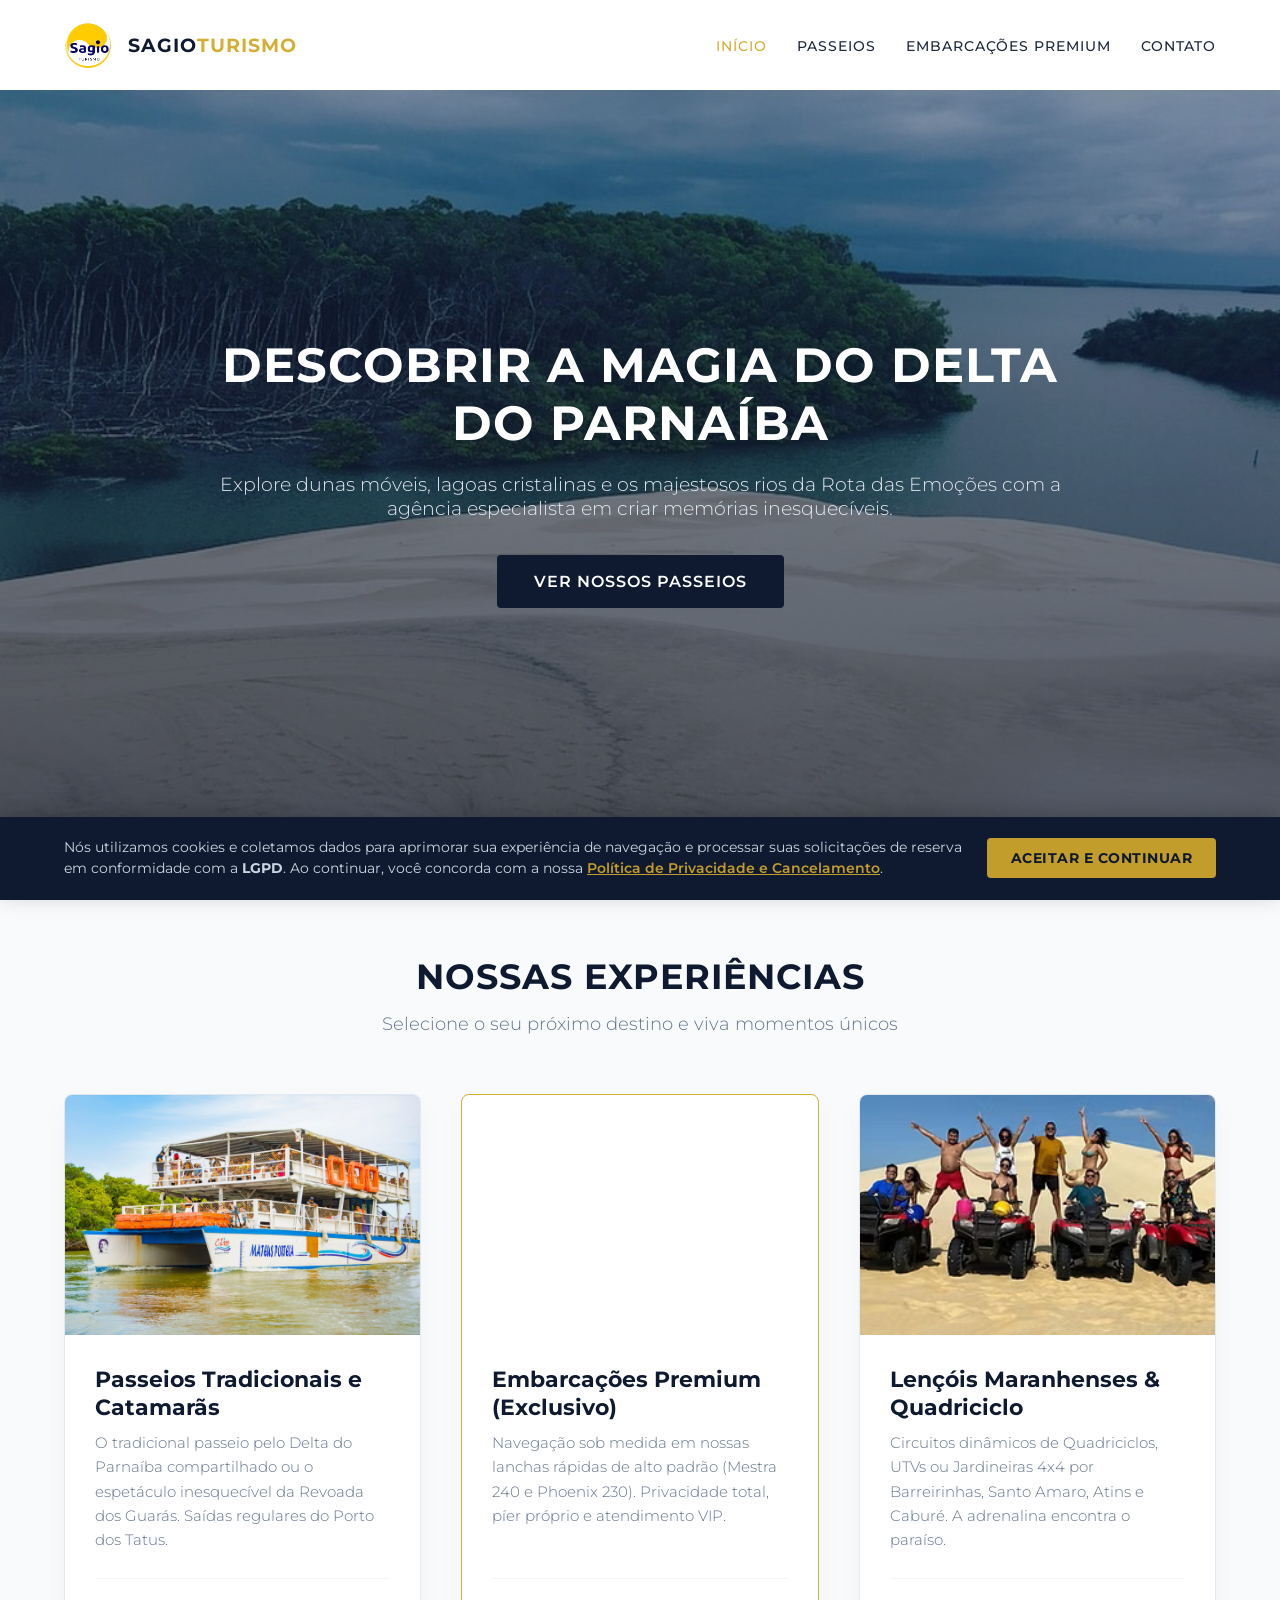
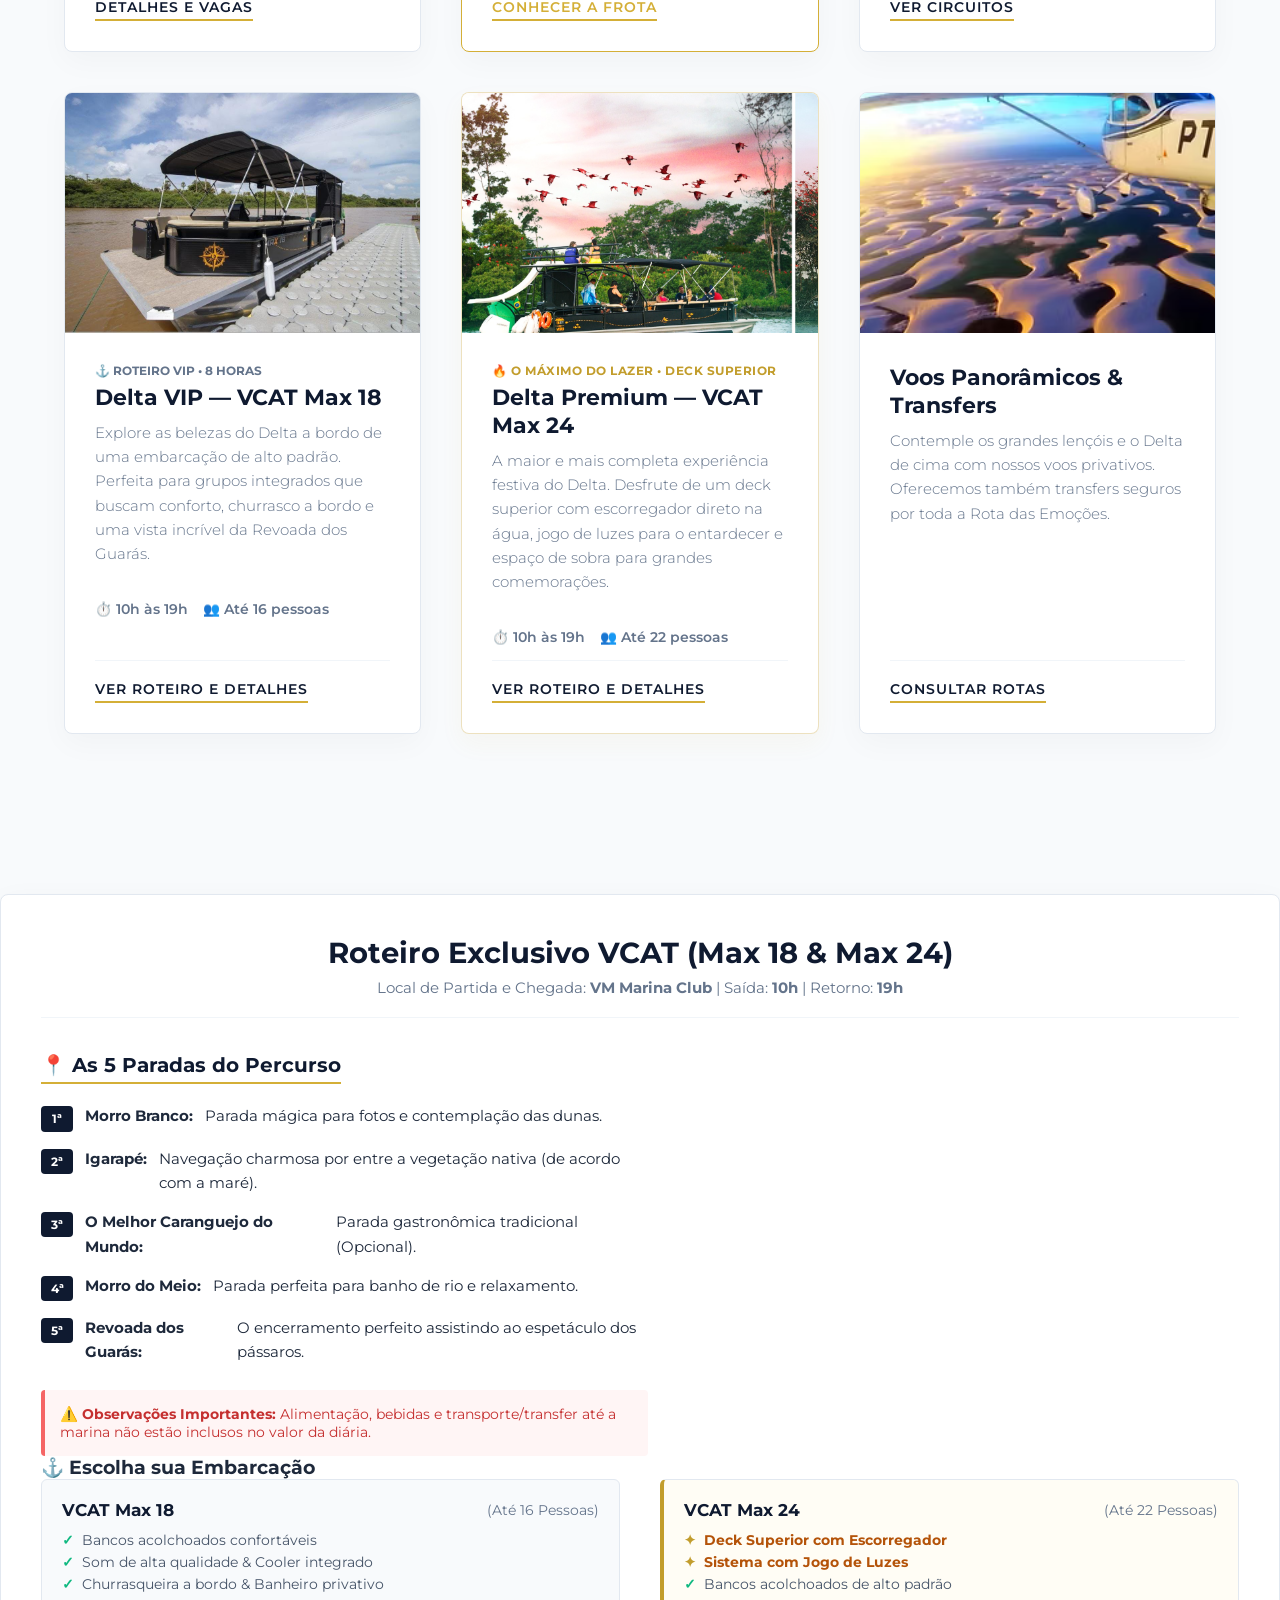
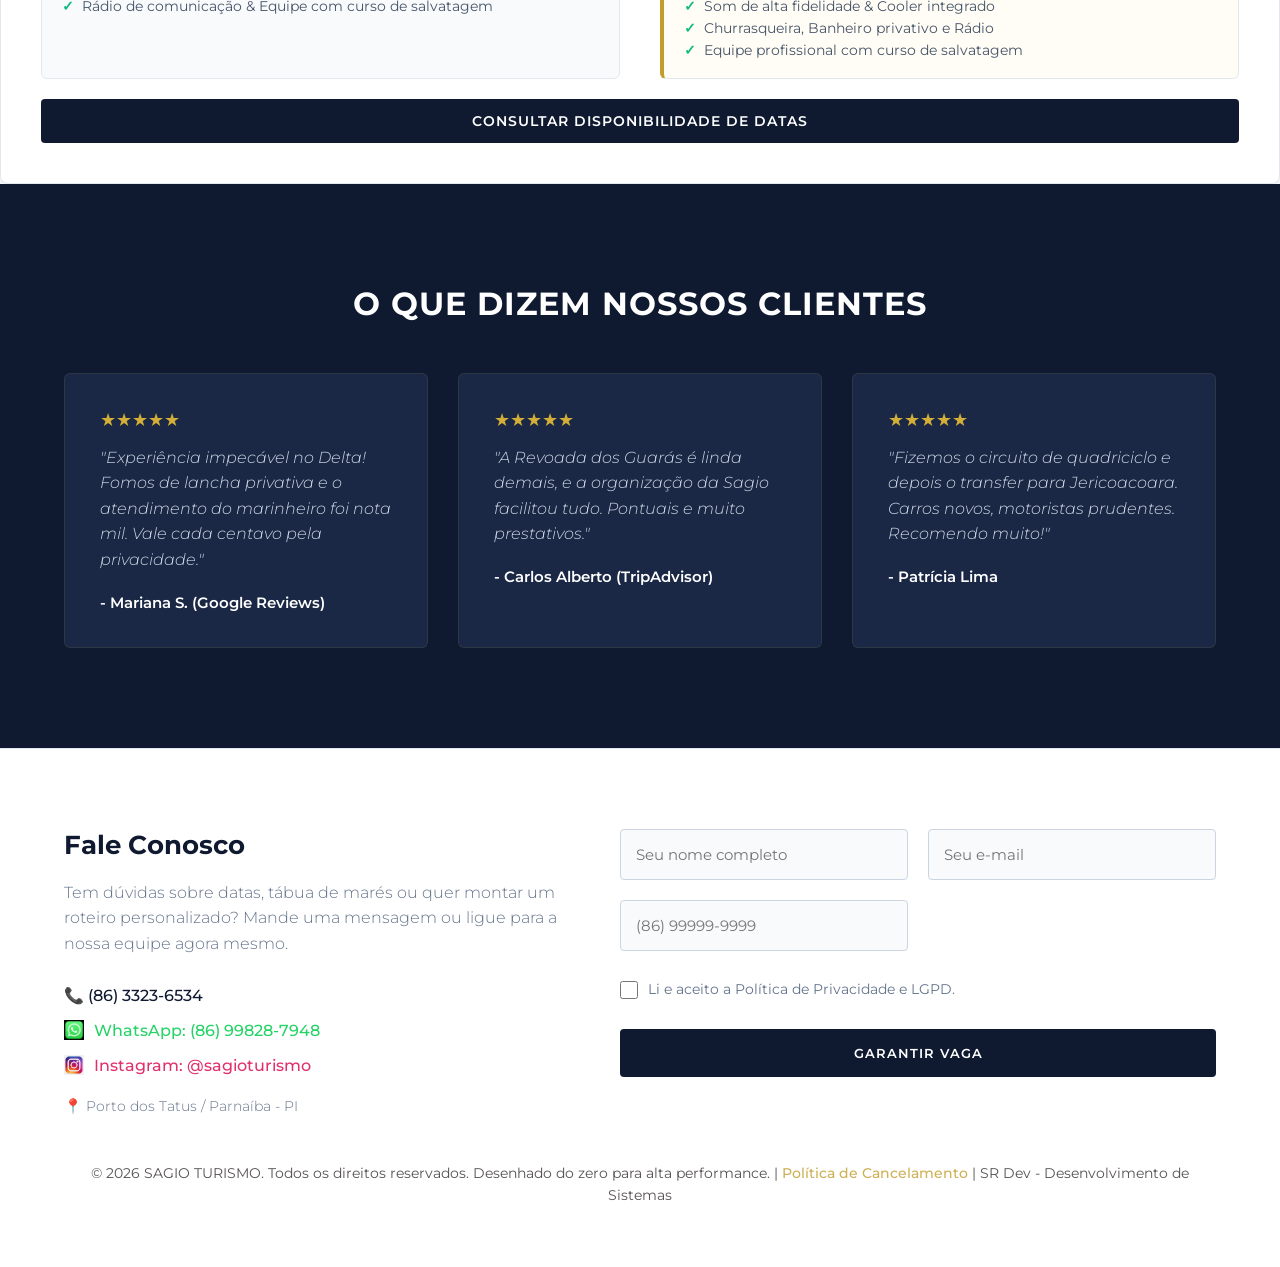
<file: index.html>
<!DOCTYPE html>
<html lang="pt-BR">
<head>
    <meta charset="UTF-8">
    <meta name="viewport" content="width=device-width, initial-scale=1.0">
    
    <link rel="icon" type="image/png" href="images/favicon-96x96.png" sizes="96x96" />
    <link rel="icon" type="image/x-icon" href="images/logo_sagio.png">
        
    <title>Sagio Turismo | Experiências Únicas na Rota das Emoções</title>
    
    <link rel="preconnect" href="https://fonts.googleapis.com">
    <link rel="preconnect" href="https://fonts.gstatic.com" crossorigin>
    <link href="https://fonts.googleapis.com/css2?family=Montserrat:wght@300;400;500;600;700&display=swap" rel="stylesheet">
    <link rel="stylesheet" href="css/style.css">
</head>
<body>

    <nav class="navbar" role="navigation" aria-label="Menu principal">
        <div class="logo-container">
            <img src="images/logo_Sagio2.png" alt="Sagio Turismo" class="navbar-logo">
            <div class="logo-text">SAGIO<span>TURISMO</span></div>
        </div>

        <div class="menu-toggle" id="mobile-menu">
            <span class="bar"></span>
            <span class="bar"></span>
            <span class="bar"></span>
        </div>

        <ul class="nav-menu">
            <li><a href="#" class="active">Início</a></li>
            <li><a href="passeios.html">Passeios</a></li>
            <li><a href="premium.html">Embarcações Premium</a></li>
            <li><a href="#contato">Contato</a></li>
        </ul>
    </nav>

    <header class="hero">
        <div class="hero-content">
            <h1>Descobrir a Magia do Delta do Parnaíba</h1>
            <p>Explore dunas móveis, lagoas cristalinas e os majestosos rios da Rota das Emoções com a agência especialista em criar memórias inesquecíveis.</p>
            <a href="#experiencias" class="btn-primary">Ver Nossos Passeios</a>
        </div>
    </header>

    <main>
        <section class="experiences" id="experiencias">
            <div class="section-header">
                <h2>Nossas Experiências</h2>
                <p>Selecione o seu próximo destino e viva momentos únicos</p>
            </div>

            <div class="grid-experiences">
                <article class="card-exp">
                    <div class="card-img" style="background-image: url('images/catamara.jpg');"></div>
                    <div class="card-body">
                        <h3>Passeios Tradicionais e Catamarãs</h3>
                        <p>O tradicional passeio pelo Delta do Parnaíba compartilhado ou o espetáculo inesquecível da Revoada dos Guarás. Saídas regulares do Porto dos Tatus.</p>
                        <div class="card-footer">
                            <a href="#contato" class="btn-card">Detalhes e Vagas</a>
                        </div>
                    </div>
                </article>

                <article class="card-exp card-destaque">
                    <div class="card-img" style="background-image: url('https://images.unsplash.com/photo-1567899378494-47b22a2ae96a?auto=format&fit=crop&w=600&q=80');"></div>
                    <div class="card-body">
                        <h3>Embarcações Premium (Exclusivo)</h3>
                        <p>Navegação sob medida em nossas lanchas rápidas de alto padrão (Mestra 240 e Phoenix 230). Privacidade total, píer próprio e atendimento VIP.</p>
                        <div class="card-footer">
                            <a href="premium.html" class="btn-card btn-card-destaque">Conhecer a Frota</a>
                        </div>
                    </div>
                </article>

                <article class="card-exp">
                    <div class="card-img" style="background-image: url('images/quadriciclos.png');"></div>
                    <div class="card-body">
                        <h3>Lençóis Maranhenses & Quadriciclo</h3>
                        <p>Circuitos dinâmicos de Quadriciclos, UTVs ou Jardineiras 4x4 por Barreirinhas, Santo Amaro, Atins e Caburé. A adrenalina encontra o paraíso.</p>
                        <div class="card-footer">
                            <a href="passeios.html" class="btn-card">Ver Circuitos</a>
                        </div>
                    </div>
                </article>

                <article class="card-exp">
                    <div class="card-img" style="background-image: url('images/DeltaParnaiba.jpeg');"></div>
                    <div class="card-body">
                        <div class="card-tag-vcat">⚓ Roteiro VIP • 8 Horas</div>
                        <h3>Delta VIP — VCAT Max 18</h3>
                        <p>Explore as belezas do Delta a bordo de uma embarcação de alto padrão. Perfeita para grupos integrados que buscam conforto, churrasco a bordo e uma vista incrível da Revoada dos Guarás.</p>
                        <div class="vcat-quick-info">
                            <span>⏱️ 10h às 19h</span>
                            <span>👥 Até 16 pessoas</span>
                        </div>
                        <div class="card-footer">
                            <a href="#roteiro-vcat-detalhado" class="btn-card btn-card-vcat">Ver Roteiro e Detalhes</a>
                        </div>
                    </div>
                </article>

                <article class="card-exp card-destaque-vcat24">
                    <div class="card-img" style="background-image: url('images/delta_guaras.jpeg');"></div>
                    <div class="card-body">
                        <div class="card-tag-vcat24">🔥 O Máximo do Lazer • Deck Superior</div>
                        <h3>Delta Premium — VCAT Max 24</h3>
                        <p>A maior e mais completa experiência festiva do Delta. Desfrute de um deck superior com escorregador direto na água, jogo de luzes para o entardecer e espaço de sobra para grandes comemorações.</p>
                        <div class="vcat-quick-info">
                            <span>⏱️ 10h às 19h</span>
                            <span>👥 Até 22 pessoas</span>
                        </div>
                        <div class="card-footer">
                            <a href="#roteiro-vcat-detalhado" class="btn-card btn-card-vcat">Ver Roteiro e Detalhes</a>
                        </div>
                    </div>
                </article>

                <article class="card-exp">
                    <div class="card-img" style="background-image: url('images/voo_panoramico.png');"></div>
                    <div class="card-body">
                        <h3>Voos Panorâmicos & Transfers</h3>
                        <p>Contemple os grandes lençóis e o Delta de cima com nossos voos privativos. Oferecemos também transfers seguros por toda a Rota das Emoções.</p>
                        <div class="card-footer">
                            <a href="#contato" class="btn-card">Consultar Rotas</a>
                        </div>
                    </div>
                </article>
            </div>
        </section>

        <section id="roteiro-vcat-detalhado" class="roteiro-detalhado-container">
            <div class="roteiro-header">
                <h2>Roteiro Exclusivo VCAT (Max 18 & Max 24)</h2>
                <p>Local de Partida e Chegada: <strong>VM Marina Club</strong> | Saída: <strong>10h</strong> | Retorno: <strong>19h</strong></p>
            </div>
    
            <div class="roteiro-grid-conteudo">
                <div class="itinerario-passos">
                    <h3>📍 As 5 Paradas do Percurso</h3>
                    <ul class="lista-paradas">
                        <li><span class="badge-parada">1ª</span> <strong>Morro Branco:</strong> Parada mágica para fotos e contemplação das dunas.</li>
                        <li><span class="badge-parada">2ª</span> <strong>Igarapé:</strong> Navegação charmosa por entre a vegetação nativa (de acordo com a maré).</li>
                        <li><span class="badge-parada">3ª</span> <strong>O Melhor Caranguejo do Mundo:</strong> Parada gastronômica tradicional (Opcional).</li>
                        <li><span class="badge-parada">4ª</span> <strong>Morro do Meio:</strong> Parada perfeita para banho de rio e relaxamento.</li>
                        <li><span class="badge-parada">5ª</span> <strong>Revoada dos Guarás:</strong> O encerramento perfeito assistindo ao espetáculo dos pássaros.</li>
                    </ul>
                    <div class="alert-nao-incluso">
                        <p>⚠️ <strong>Observações Importantes:</strong> Alimentação, bebidas e transporte/transfer até a marina não estão inclusos no valor da diária.</p>
                    </div>
                </div>
            </div>

            <div class="itinerario-estrutura">
                <h3>⚓ Escolha sua Embarcação</h3>

                <div class="grid-experiences">
                    
                    <div class="box-especificacao-vcat">
                        <h4>VCAT Max 18 <span>(Até 16 Pessoas)</span></h4>
                        <ul class="lista-comodidades">
                            <li>Bancos acolchoados confortáveis</li>
                            <li>Som de alta qualidade & Cooler integrado</li>
                            <li>Churrasqueira a bordo & Banheiro privativo</li>
                            <li>Rádio de comunicação & Equipe com curso de salvatagem</li>
                        </ul>
                    </div>

                    <div class="box-especificacao-vcat destaque-box">
                        <h4>VCAT Max 24 <span>(Até 22 Pessoas)</span></h4>
                        <ul class="lista-comodidades">
                            <li class="item-vip"><strong>Deck Superior com Escorregador</strong></li>
                            <li class="item-vip"><strong>Sistema com Jogo de Luzes</strong></li>
                            <li>Bancos acolchoados de alto padrão</li>
                            <li>Som de alta fidelidade & Cooler integrado</li>
                            <li>Churrasqueira, Banheiro privativo e Rádio</li>
                            <li>Equipe profissional com curso de salvatagem</li>
                        </ul>
                    </div>
                </div>
            </div>
                    <a href="#contato" class="btn-reserva-vcat">Consultar Disponibilidade de Datas</a>
                </div>
        </section>

        <section class="testimonials">
            <h2>O Que Dizem Nossos Clientes</h2>
            <div class="testimonials-grid">
                <div class="card-review">
                    <div class="stars">★★★★★</div>
                    <p>"Experiência impecável no Delta! Fomos de lancha privativa e o atendimento do marinheiro foi nota mil. Vale cada centavo pela privacidade."</p>
                    <h4>- Mariana S. (Google Reviews)</h4>
                </div>
                <div class="card-review">
                    <div class="stars">★★★★★</div>
                    <p>"A Revoada dos Guarás é linda demais, e a organização da Sagio facilitou tudo. Pontuais e muito prestativos."</p>
                    <h4>- Carlos Alberto (TripAdvisor)</h4>
                </div>
                <div class="card-review">
                    <div class="stars">★★★★★</div>
                    <p>"Fizemos o circuito de quadriciclo e depois o transfer para Jericoacoara. Carros novos, motoristas prudentes. Recomendo muito!"</p>
                    <h4>- Patrícia Lima</h4>
                </div>
            </div>
        </section>
    </main>

    <footer class="footer-contact" id="contato">
        <div class="footer-grid">
            <div class="contact-info">
                <h3>Fale Conosco</h3>
                <p>Tem dúvidas sobre datas, tábua de marés ou quer montar um roteiro personalizado? Mande uma mensagem ou ligue para a nossa equipe agora mesmo.</p>
                <a href="tel:8633236534" class="info-link">📞 (86) 3323-6534</a>
            
                <a href="https://wa.me/5586998287948" class="info-link link-wpp" target="_blank">
                    <img src="images/Whats.jpg" alt="WhatsApp" class="social-icon">
                    WhatsApp: (86) 99828-7948
                </a>
            
                <a href="https://www.instagram.com/sagioturismo/" class="info-link link-insta" target="_blank">
                    <img src="images/insta.jpg" alt="Instagram" class="social-icon">
                    Instagram: @sagioturismo
                </a>
            
                <p class="endereco">📍 Porto dos Tatus / Parnaíba - PI</p>
            </div>

            <div class="footer-form">
                <form id="form-lead">
                    <input type="text" name="nome" placeholder="Seu nome completo" required>
                    <input type="email" name="email" placeholder="Seu e-mail" required>
                    <input type="tel" name="telefone" placeholder="(86) 99999-9999" required>

                    <div class="checkbox-container">
                        <input type="checkbox" id="aceite" name="aceite" required>
                        <label for="aceite">Li e aceito a Política de Privacidade e LGPD.</label>
                    </div>

                    <button type="submit" class="btn-submit">Garantir Vaga</button>
                </form>
            </div>
        </div>     

        <div class="copyright">
            © 2026 SAGIO TURISMO. Todos os direitos reservados. Desenhado do zero para alta performance. |  <a href="politica-cancelamento.html" class="footer-link-item">Política de Cancelamento</a> | SR Dev - Desenvolvimento de Sistemas
        </div>
    </footer>

    <div id="lgpd-banner" class="lgpd-banner hidden">
        <div class="lgpd-content">
            <p>
                Nós utilizamos cookies e coletamos dados para aprimorar sua experiência de navegação e processar suas solicitações de reserva em conformidade com a <strong>LGPD</strong>. Ao continuar, você concorda com a nossa 
                <a href="politica-cancelamento.html">Política de Privacidade e Cancelamento</a>.
            </p>
            <button id="btn-lgpd-accept" class="btn-lgpd">Aceitar e Continuar</button>
        </div>
    </div>

    <script src="js/lgpd.js" defer></script>
    <script src="js/script.js" defer></script>

    <script>
        const menu = document.querySelector('#mobile-menu');
        const menuLinks = document.querySelector('.nav-menu');

        menu.addEventListener('click', function() {
            menuLinks.classList.toggle('active');
        });
    </script>

</body>
</html>
</file>
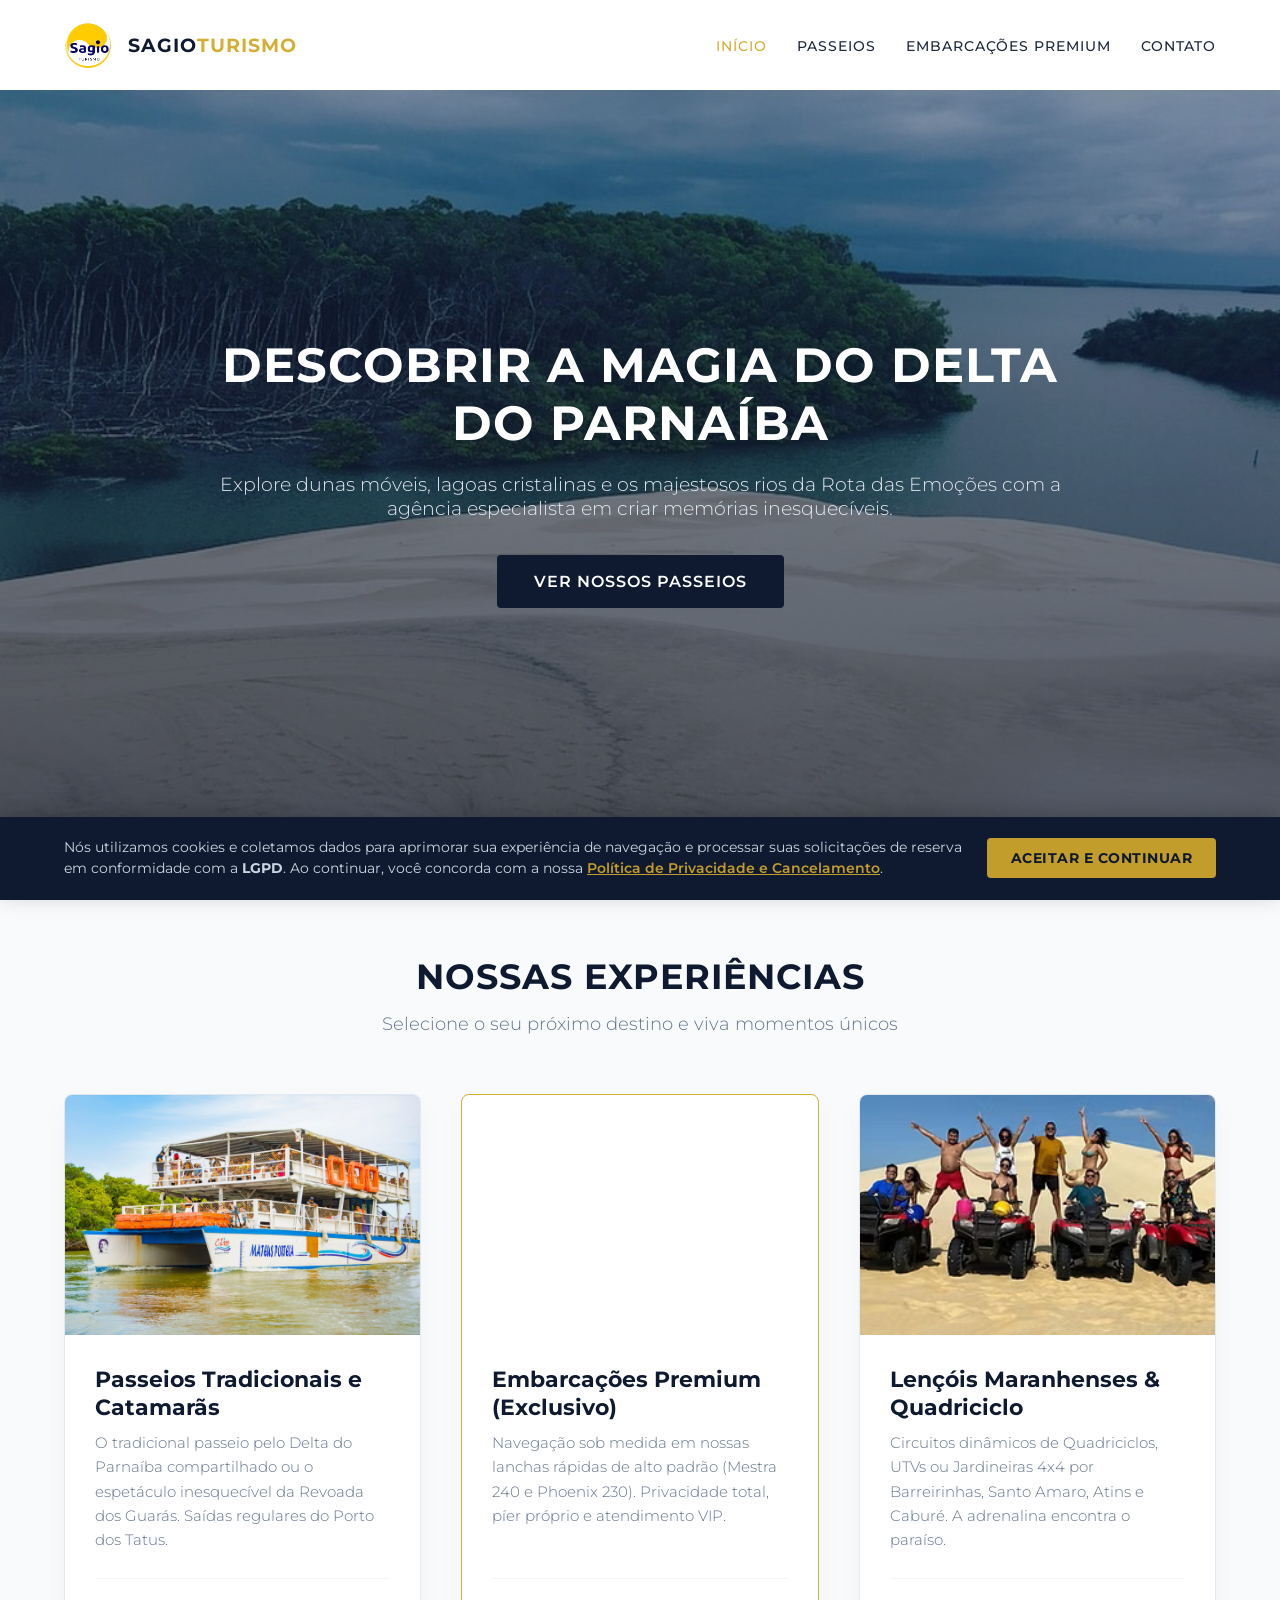
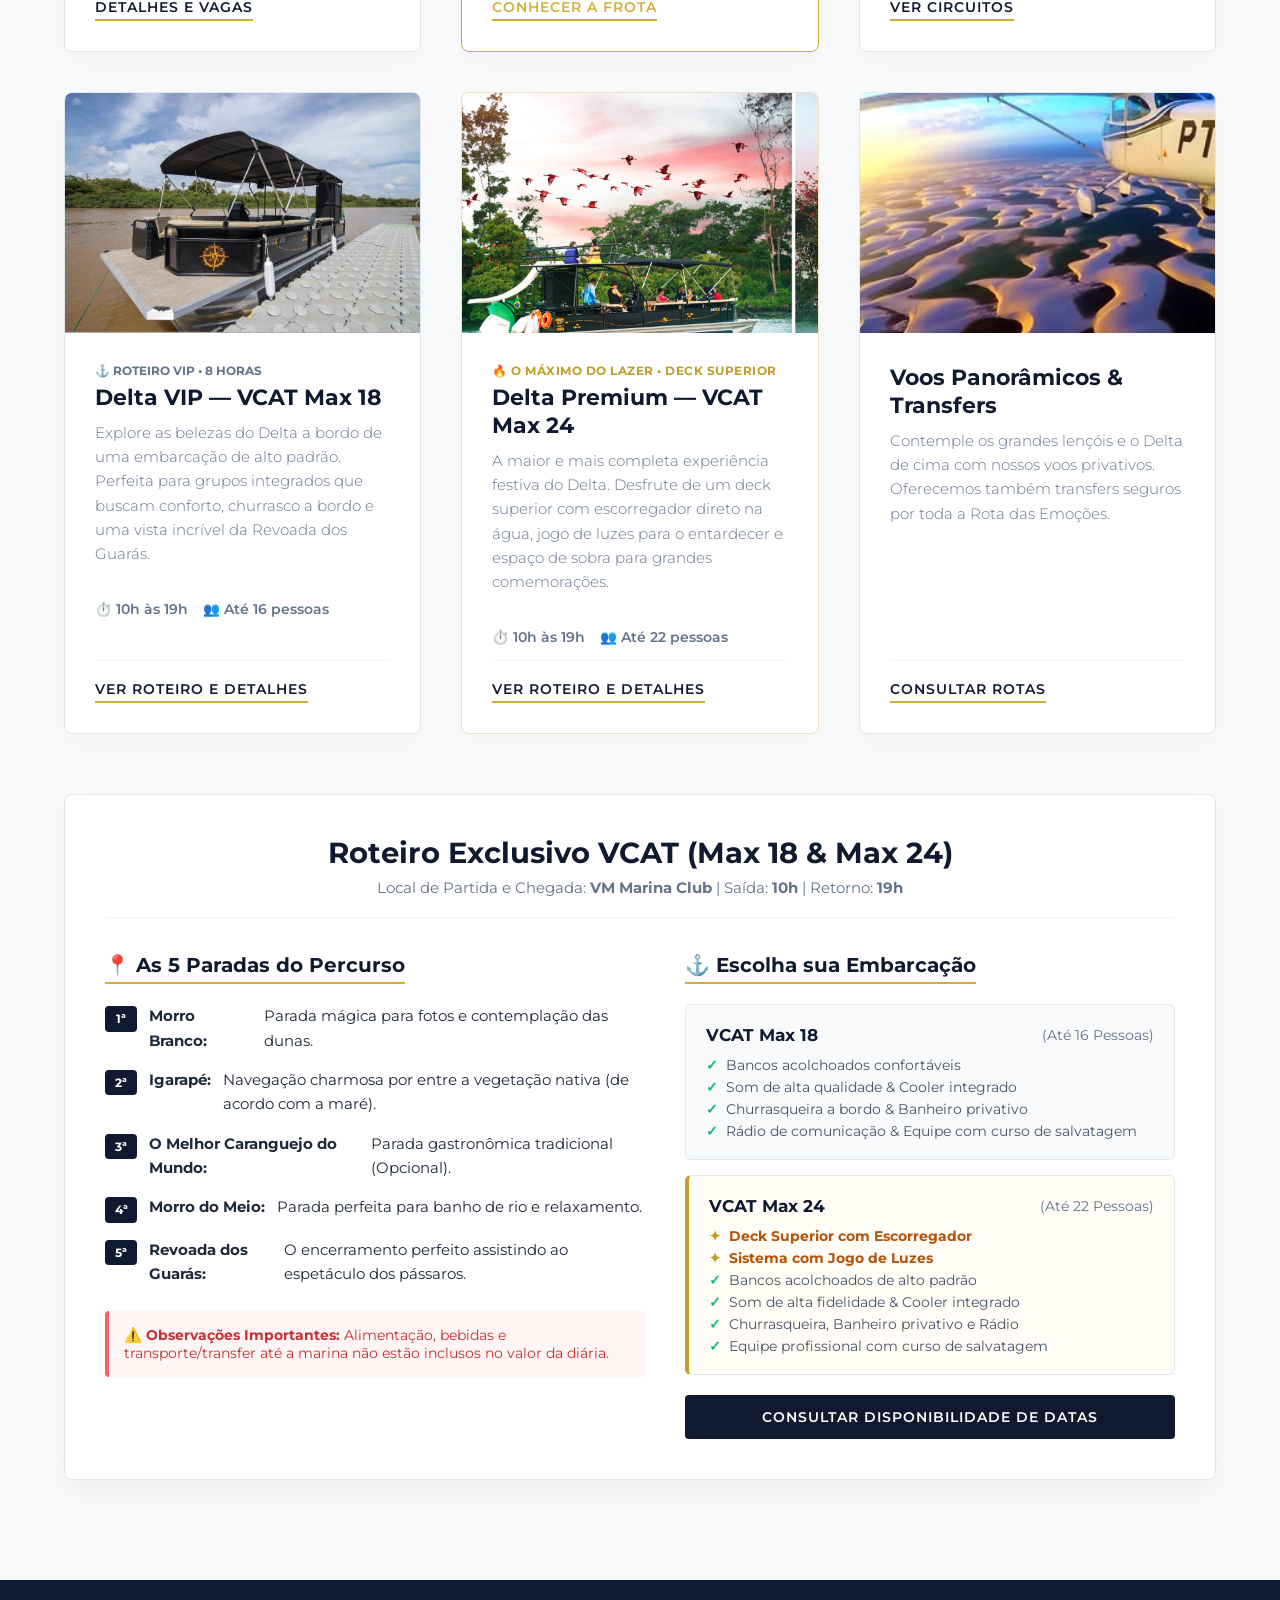
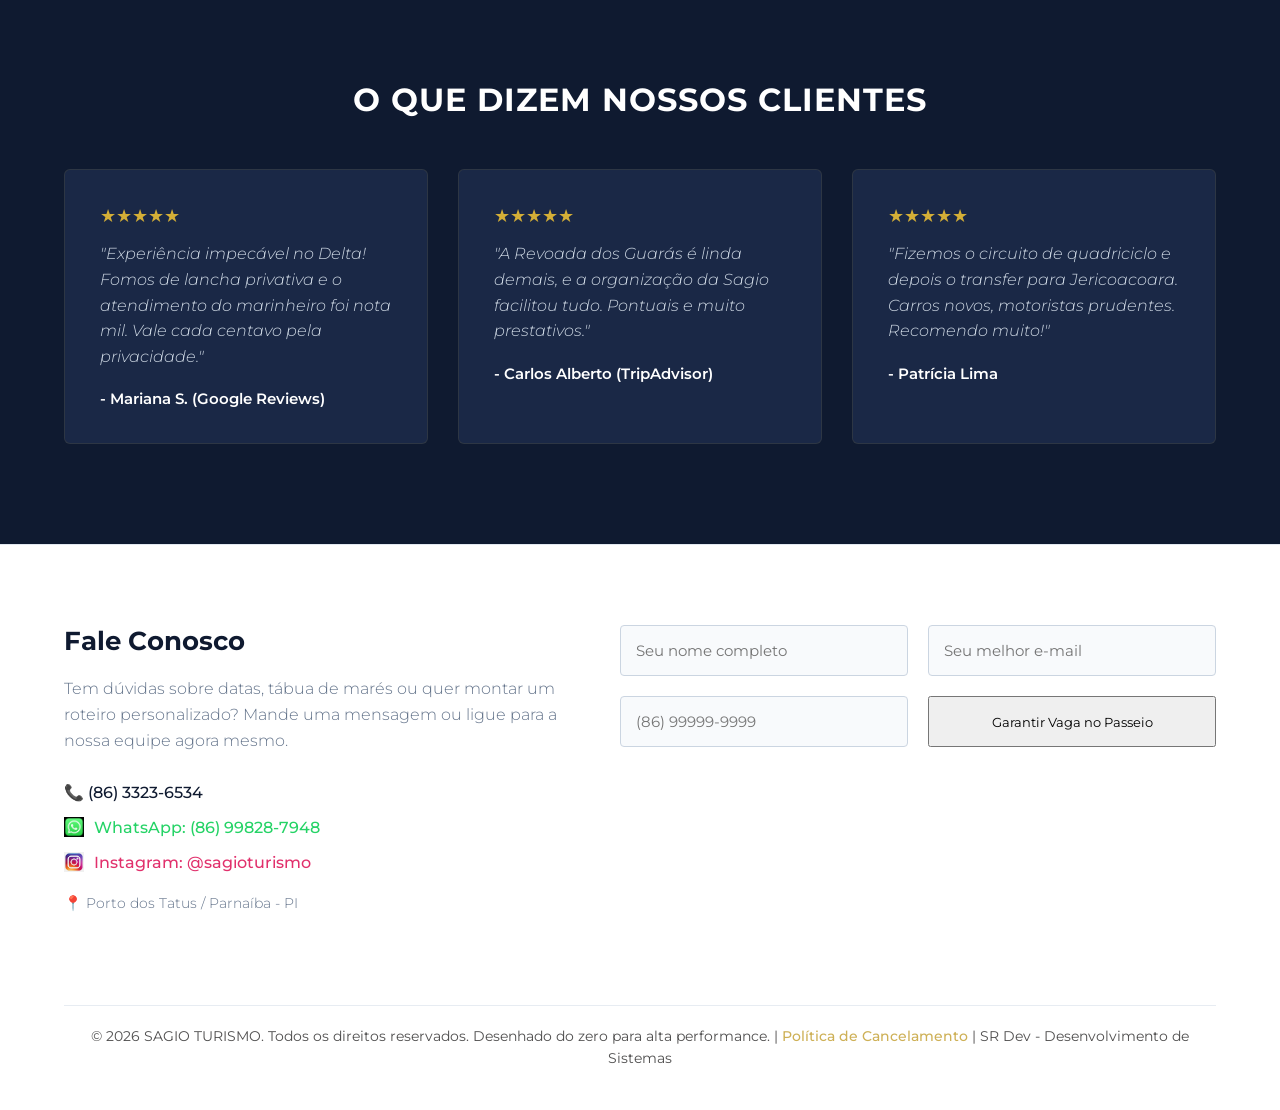
<file: pages/index.html>
<!DOCTYPE html>
<html lang="pt-BR">
<head>
    <meta charset="UTF-8">
    <meta name="viewport" content="width=device-width, initial-scale=1.0">
    
   <link rel="icon" type="image/png" href="../images/favicon-96x96.png" sizes="96x96" />
   <link rel="icon" type="image/x-icon" href="images/logo_sagio.png">
        
    <title>Sagio Turismo | Experiências Únicas na Rota das Emoções</title>
    
    <link rel="preconnect" href="https://fonts.googleapis.com">
    <link rel="preconnect" href="https://fonts.gstatic.com" crossorigin>
    <link href="https://fonts.googleapis.com/css2?family=Montserrat:wght@300;400;500;600;700&display=swap" rel="stylesheet">
    <link rel="stylesheet" href="css/style.css">
</head>
<body>

    <nav class="navbar">
        <div class="logo-container">
            <img src="images/logo_Sagio2.png" alt="Sagio Turismo" class="navbar-logo">
            <div class="logo-text">SAGIO<span>TURISMO</span></div>
        </div>
        <ul class="nav-menu">
            <li><a href="#" class="active">Início</a></li>
            <li><a href="passeios.html">Passeios</a></li>
            <li><a href="premium.html">Embarcações Premium</a></li>
            <li><a href="#contato">Contato</a></li>
        </ul>
    </nav>

    <header class="hero">
        <div class="hero-content">
            <h1>Descobrir a Magia do Delta do Parnaíba</h1>
            <p>Explore dunas móveis, lagoas cristalinas e os majestosos rios da Rota das Emoções com a agência especialista em criar memórias inesquecíveis.</p>
            <a href="#experiencias" class="btn-primary">Ver Nossos Passeios</a>
        </div>
    </header>

    <section class="experiences" id="experiencias">
        <div class="section-header">
            <h2>Nossas Experiências</h2>
            <p>Selecione o seu próximo destino e viva momentos únicos</p>
        </div>

        <div class="grid-experiences">
            <div class="card-exp">
                <div class="card-img" style="background-image: url(images/catamara.jpg);"></div>
                <div class="card-body">
                    <h3>Passeios Tradicionais e Catamarãs</h3>
                    <p>O tradicional passeio pelo Delta do Parnaíba compartilhado ou o espetáculo inesquecível da Revoada dos Guarás. Saídas regulares do Porto dos Tatus.</p>
                    <div class="card-footer">
                        <a href="#contato" class="btn-card">Detalhes e Vagas</a>
                    </div>
                </div>
            </div>

            <div class="card-exp card-destaque">
                <div class="card-img" style="background-image: url('https://images.unsplash.com/photo-1567899378494-47b22a2ae96a?auto=format&fit=crop&w=600&q=80');"></div>
                <div class="card-body">
                    <h3>Embarcações Premium (Exclusivo)</h3>
                    <p>Navegação sob medida em nossas lanchas rápidas de alto padrão (Mestra 240 e Phoenix 230). Privacidade total, píer próprio e atendimento VIP.</p>
                    <div class="card-footer">
                        <a href="premium.html" class="btn-card btn-card-destaque">Conhecer a Frota</a>
                    </div>
                </div>
            </div>

            <div class="card-exp">
                <div class="card-img" style="background-image: url('images/quadriciclos.png');"></div>
                <div class="card-body">
                    <h3>Lençóis Maranhenses & Quadriciclo</h3>
                    <p>Circuitos dinâmicos de Quadriciclos, UTVs ou Jardineiras 4x4 por Barreirinhas, Santo Amaro, Atins e Caburé. A adrenalina encontra o paraíso.</p>
                    <div class="card-footer">
                        <a href="passeios.html" class="btn-card">Ver Circuitos</a>
                    </div>
                </div>
            </div>

            <div class="card-exp">
                <div class="card-img" style="background-image: url('images/DeltaParnaiba.jpeg');"></div>
                    <div class="card-body">
                        <div class="card-tag-vcat">⚓ Roteiro VIP • 8 Horas</div>
                            <h3>Delta VIP — VCAT Max 18</h3>
                                <p>Explore as belezas do Delta a bordo de uma embarcação de alto padrão. Perfeita para grupos integrados que buscam conforto, churrasco a bordo e uma vista incrível da Revoada dos Guarás.</p>
                        
                                <div class="vcat-quick-info">
                                    <span>⏱️ 10h às 19h</span>
                                    <span>👥 Até 16 pessoas</span>
                                </div>

                        <div class="card-footer">
                        <a href="#roteiro-vcat-detalhado" class="btn-card btn-card-vcat">Ver Roteiro e Detalhes</a>
                    </div>
                </div>
            </div>

            <div class="card-exp card-destaque-vcat24">
                <div class="card-img" style="background-image: url('images/delta_guaras.jpeg');"></div>
                    <div class="card-body">
                        <div class="card-tag-vcat24">🔥 O Máximo do Lazer • Deck Superior</div>
                            <h3>Delta Premium — VCAT Max 24</h3>
                                <p>A maior e mais completa experiência festiva do Delta. Desfrute de um deck superior com escorregador direto na água, jogo de luzes para o entardecer e espaço de sobra para grandes comemorações.</p>
                        
                            <div class="vcat-quick-info">
                                <span>⏱️ 10h às 19h</span>
                                <span>👥 Até 22 pessoas</span>
                            </div>

                            <div class="card-footer">
                                <a href="#roteiro-vcat-detalhado" class="btn-card btn-card-vcat">Ver Roteiro e Detalhes</a>
                            </div>
                        </div>
                    </div>

                    <div class="card-exp">
                        <div class="card-img" style="background-image: url('images/voo_panoramico.png');"></div>
                            <div class="card-body">
                                    <h3>Voos Panorâmicos & Transfers</h3>
                                    <p>Contemple os grandes lençóis e o Delta de cima com nossos voos privativos. Oferecemos também transfers seguros por toda a Rota das Emoções.</p>
                                <div class="card-footer">
                                    <a href="#contato" class="btn-card">Consultar Rotas</a>
                                </div>
                            </div>
                        </div>
                    </div>

        <div id="roteiro-vcat-detalhado" class="roteiro-detalhado-container">
    <div class="roteiro-header">
        <h2>Roteiro Exclusivo VCAT (Max 18 & Max 24)</h2>
        <p>Local de Partida e Chegada: <strong>VM Marina Club</strong> | Saída: <strong>10h</strong> | Retorno: <strong>19h</strong></p>
    </div>
    
    <div class="roteiro-grid-conteudo">
        <div class="itinerario-passos">
            <h3>📍 As 5 Paradas do Percurso</h3>
            <ul class="lista-paradas">
                <li><span class="badge-parada">1ª</span> <strong>Morro Branco:</strong> Parada mágica para fotos e contemplação das dunas.</li>
                <li><span class="badge-parada">2ª</span> <strong>Igarapé:</strong> Navegação charmosa por entre a vegetação nativa (de acordo com a maré).</li>
                <li><span class="badge-parada">3ª</span> <strong>O Melhor Caranguejo do Mundo:</strong> Parada gastronômica tradicional (Opcional).</li>
                <li><span class="badge-parada">4ª</span> <strong>Morro do Meio:</strong> Parada perfeita para banho de rio e relaxamento.</li>
                <li><span class="badge-parada">5ª</span> <strong>Revoada dos Guarás:</strong> O encerramento perfeito assistindo ao espetáculo dos pássaros.</li>
            </ul>
            <div class="alert-nao-incluso">
                <p>⚠️ <strong>Observações Importantes:</strong> Alimentação, bebidas e transporte/transfer até a marina não estão inclusos no valor da diária.</p>
            </div>
        </div>

        <div class="itinerario-estrutura">
            <h3>⚓ Escolha sua Embarcação</h3>
            
            <div class="box-especificacao-vcat">
                <h4>VCAT Max 18 <span>(Até 16 Pessoas)</span></h4>
                <ul class="lista-comodidades">
                    <li>Bancos acolchoados confortáveis</li>
                    <li>Som de alta qualidade & Cooler integrado</li>
                    <li>Churrasqueira a bordo & Banheiro privativo</li>
                    <li>Rádio de comunicação & Equipe com curso de salvatagem</li>
                </ul>
            </div>

            <div class="box-especificacao-vcat destaque-box">
                <h4>VCAT Max 24 <span>(Até 22 Pessoas)</span></h4>
                <ul class="lista-comodidades">
                    <li class="item-vip"><strong>Deck Superior com Escorregador</strong></li>
                    <li class="item-vip"><strong>Sistema com Jogo de Luzes</strong></li>
                    <li>Bancos acolchoados de alto padrão</li>
                    <li>Som de alta fidelidade & Cooler integrado</li>
                    <li>Churrasqueira, Banheiro privativo e Rádio</li>
                    <li>Equipe profissional com curso de salvatagem</li>
                </ul>
            </div>

            <a href="#contato" class="btn-reserva-vcat">Consultar Disponibilidade de Datas</a>
        </div>
    </div>
</div>
</div>
    </section>

    <section class="testimonials">
        <h2>O Que Dizem Nossos Clientes</h2>
        <div class="testimonials-grid">
            <div class="card-review">
                <div class="stars">★★★★★</div>
                <p>"Experiência impecável no Delta! Fomos de lancha privativa e o atendimento do marinheiro foi nota mil. Vale cada centavo pela privacidade."</p>
                <h4>- Mariana S. (Google Reviews)</h4>
            </div>
            <div class="card-review">
                <div class="stars">★★★★★</div>
                <p>"A Revoada dos Guarás é linda demais, e a organização da Sagio facilitou tudo. Pontuais e muito prestativos."</p>
                <h4>- Carlos Alberto (TripAdvisor)</h4>
            </div>
            <div class="card-review">
                <div class="stars">★★★★★</div>
                <p>"Fizemos o circuito de quadriciclo e depois o transfer para Jericoacoara. Carros novos, motoristas prudentes. Recomendo muito!"</p>
                <h4>- Patrícia Lima</h4>
            </div>
        </div>
    </section>

    <footer class="footer-contact" id="contato">
        <div class="footer-grid">
            <div class="contact-info">
                <h3>Fale Conosco</h3>
                <p>Tem dúvidas sobre datas, tábua de marés ou quer montar um roteiro personalizado? Mande uma mensagem ou ligue para a nossa equipe agora mesmo.</p>
                <a href="tel:8633236534" class="info-link">📞 (86) 3323-6534</a>
            
                <a href="https://wa.me/5586998287948" class="info-link link-wpp" target="_blank">
                    <img src="images/Whats.jpg" alt="WhatsApp" class="social-icon">
                    WhatsApp: (86) 99828-7948
                </a>
            
                <a href="https://www.instagram.com/sagioturismo/" class="info-link link-insta" target="_blank">
                    <img src="images/insta.jpg" alt="Instagram" class="social-icon">
                    Instagram: @sagioturismo
                </a>
            
                <p class="endereco">📍 Porto dos Tatus / Parnaíba - PI</p>

            </div>

            <div class="footer-form">
                <form id="form-lead">
                    <input type="text" name="nome" id="nome" placeholder="Seu nome completo" required>
                    <input type="email" name="email" id="email" placeholder="Seu melhor e-mail" required>
                    <input type="text" name="telefone" id="telefone" placeholder="(86) 99999-9999" required>

                    <button type="submit">Garantir Vaga no Passeio</button>
                </form>
            </div>
        </div>     

        <div class="copyright">
            © 2026 SAGIO TURISMO. Todos os direitos reservados. Desenhado do zero para alta performance. |  <a href="politica-cancelamento.html" class="footer-link-item">Política de Cancelamento</a> | SR Dev - Desenvolvimento de Sistemas
        </div>
    </footer>

    <div id="lgpd-banner" class="lgpd-banner hidden">
        <div class="lgpd-content">
            <p>
                Nós utilizamos cookies e coletamos dados para aprimorar sua experiência de navegação e processar suas solicitações de reserva em conformidade com a <strong>LGPD</strong>. Ao continuar, você concorda com a nossa 
                <a href="politica-cancelamento.html">Política de Privacidade e Cancelamento</a>.
            </p>
            <button id="btn-lgpd-accept" class="btn-lgpd">Aceitar e Continuar</button>
        </div>
    </div>

    <script src="js/lgpd.js" defer></script>
    
    <script src="js/script.js" defer></script>

</body>

</body>
</html>
</file>
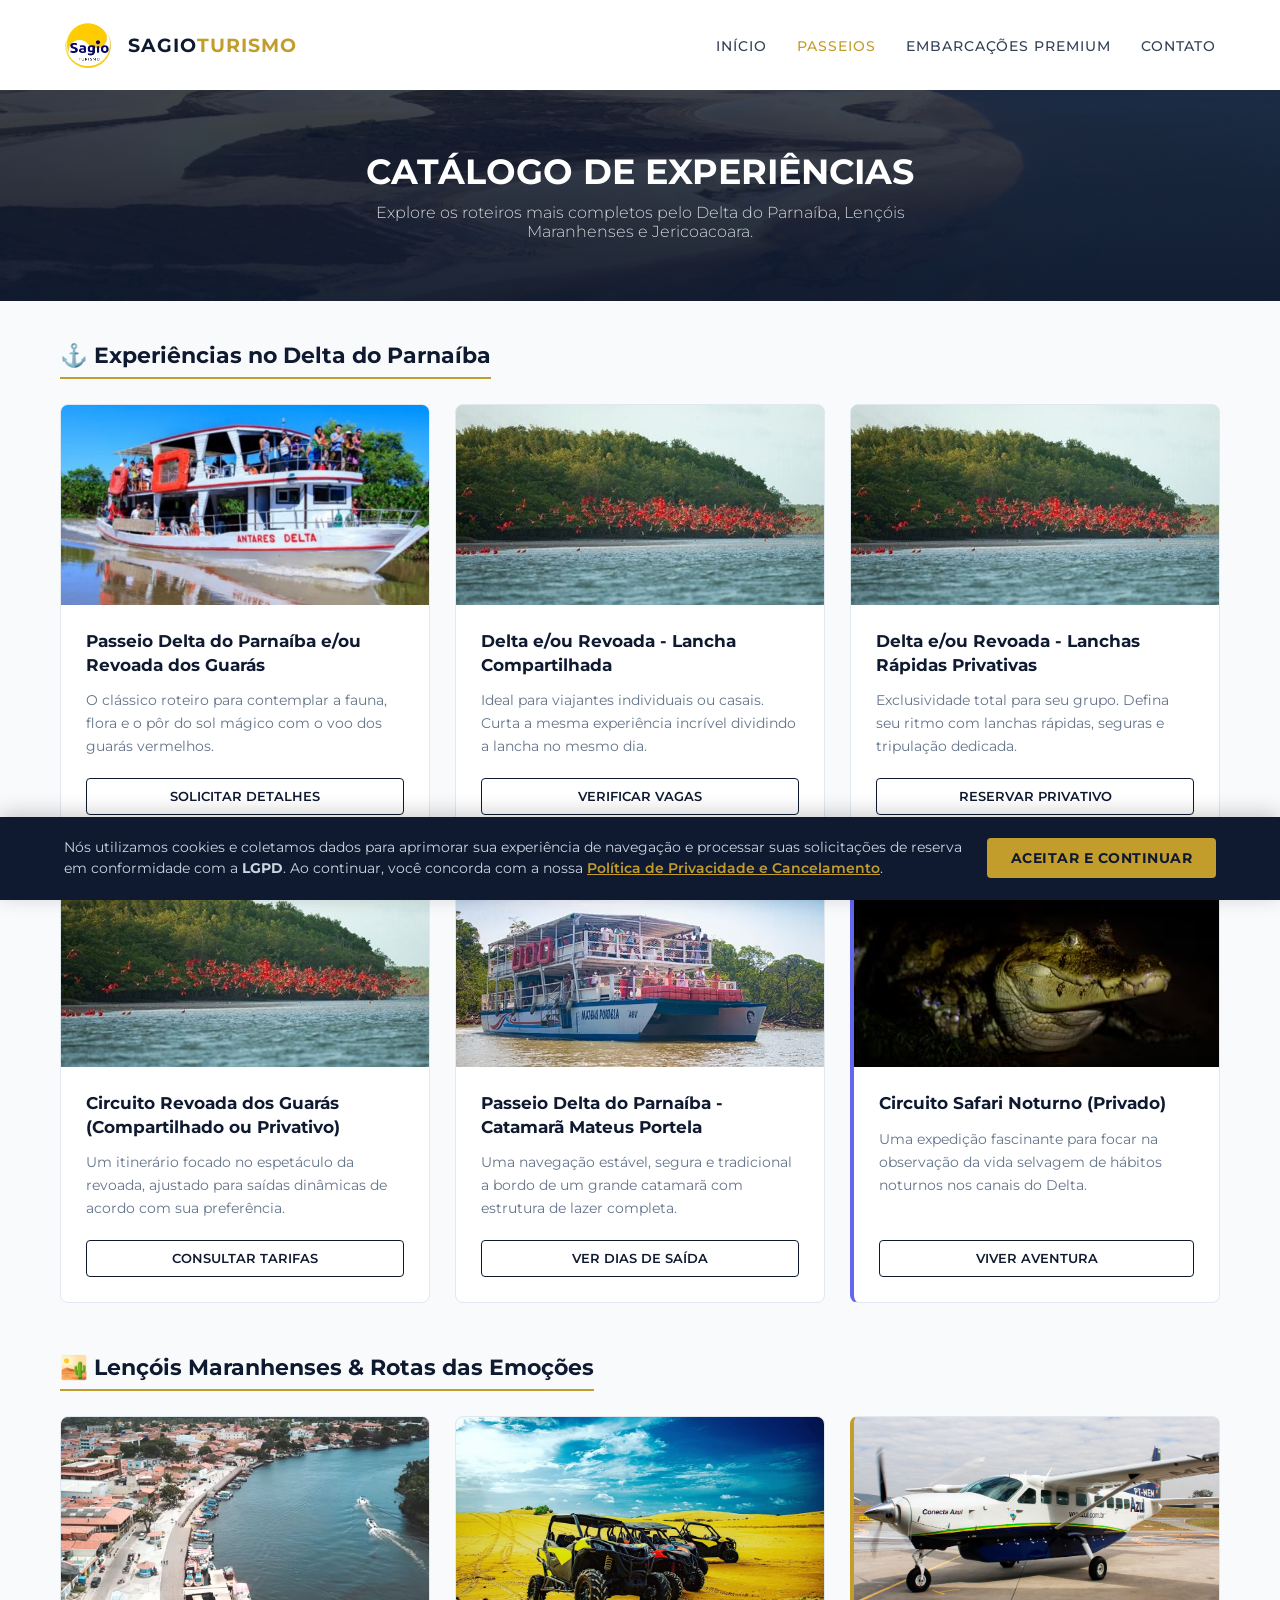
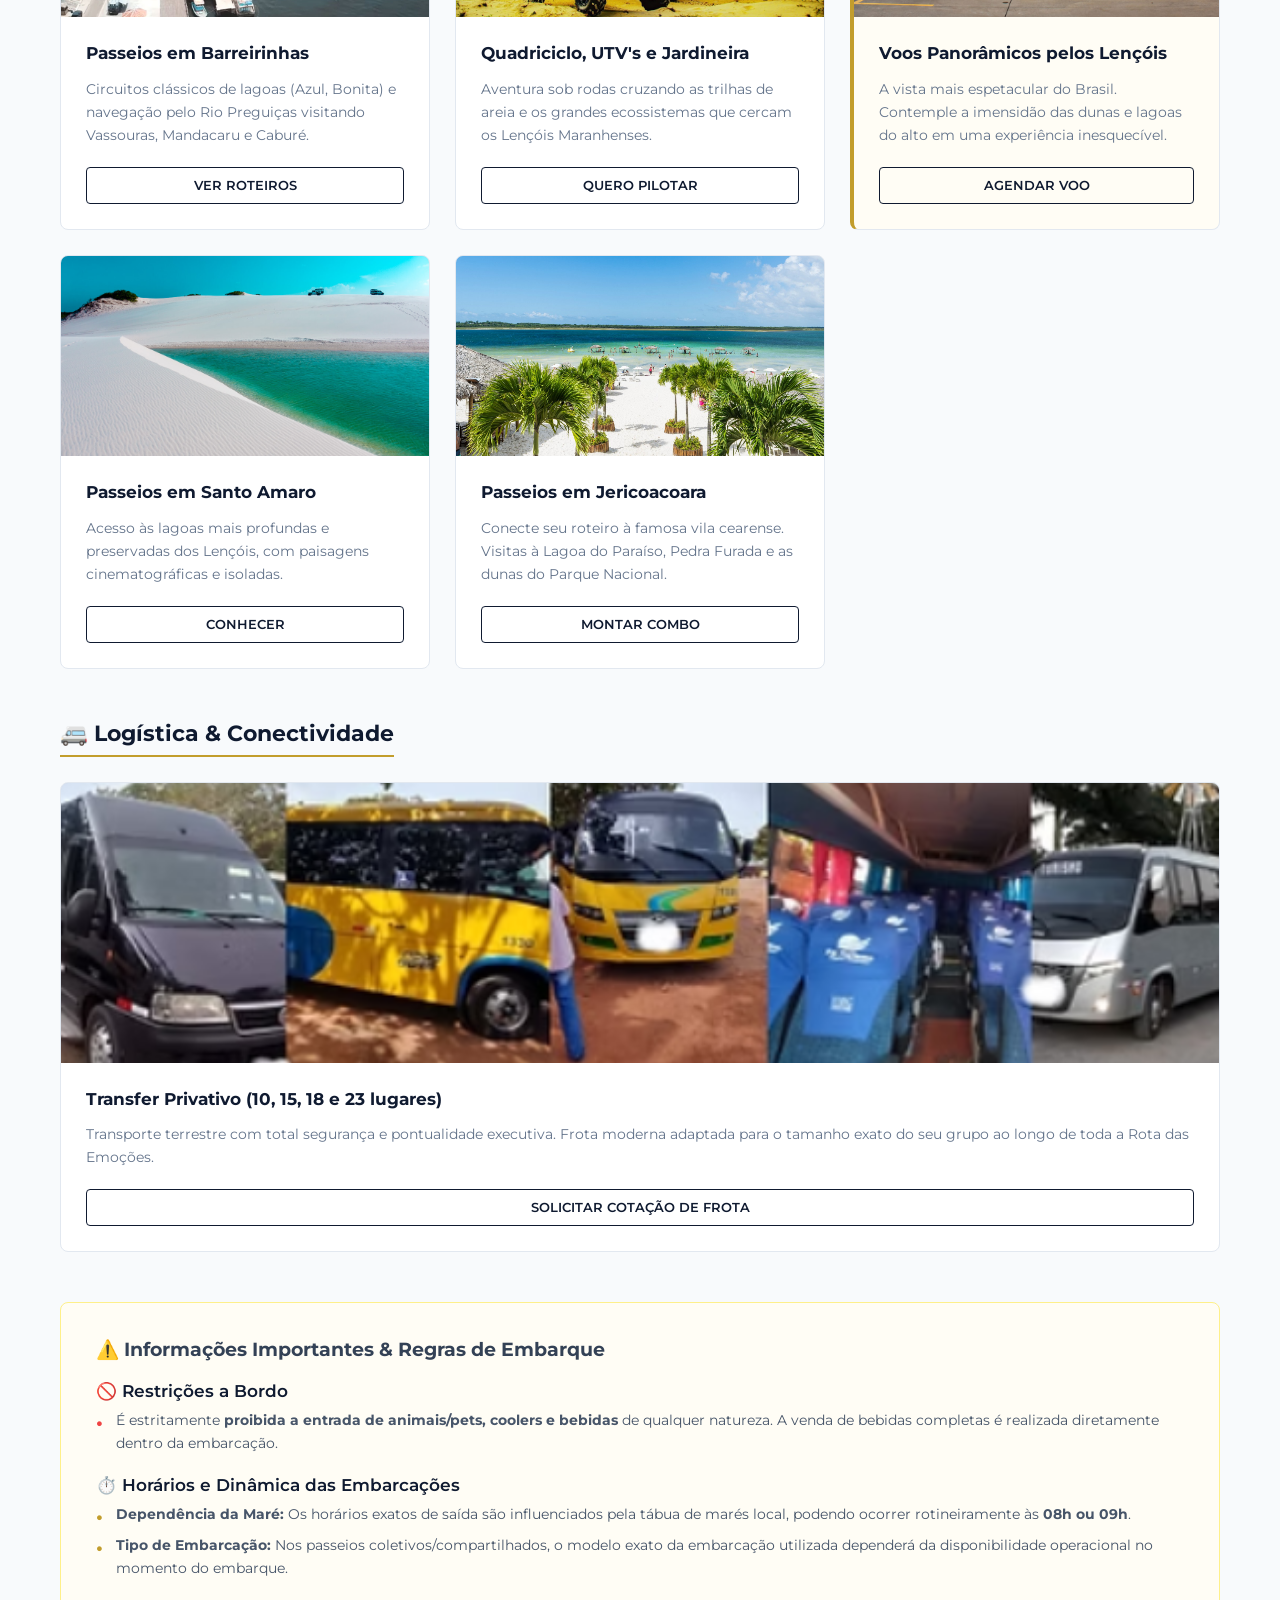
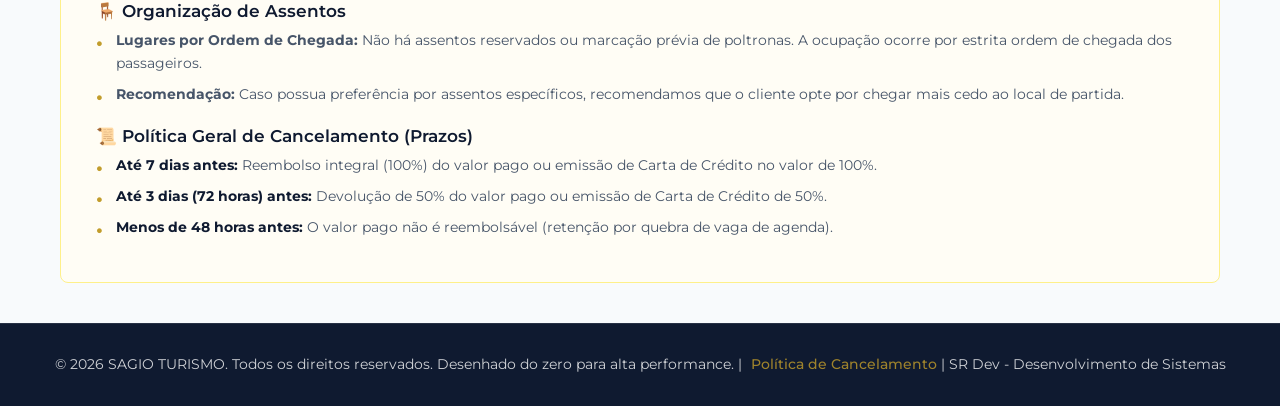
<file: passeios.html>
<!DOCTYPE html>
<html lang="pt-BR">
<head>
    <meta charset="UTF-8">
    <meta name="viewport" content="width=device-width, initial-scale=1.0">

    <title>Nossos Passeios | Sagio Turismo - Rota das Emoções</title>

    <link rel="icon" type="image/png" href="images/favicon-96x96.png" sizes="96x96" />
    <link rel="icon" type="image/x-icon" href="images/logo_sagio.png">

    <link rel="preconnect" href="https://fonts.googleapis.com">
    <link rel="preconnect" href="https://fonts.gstatic.com" crossorigin>
    <link href="https://fonts.googleapis.com/css2?family=Montserrat:wght@300;400;500;600;700&display=swap" rel="stylesheet">
    <link rel="stylesheet" href="css/passeios.css">
</head>
<body>

    <nav class="navbar">
        <div class="logo-container">
            <img src="images/logo_Sagio2.png" alt="Sagio Turismo" class="navbar-logo">
            <div class="logo-text">SAGIO<span>TURISMO</span></div>
        </div>
        <ul class="nav-menu">
            <li><a href="index.html">Início</a></li>
            <li><a href="#" class="active">Passeios</a></li>
            <li><a href="premium.html">Embarcações Premium</a></li>
            <li><a href="#contato">Contato</a></li>
        </ul>
    </nav>

    <header class="passeios-header">
        <h1>Catálogo de Experiências</h1>
        <p>Explore os roteiros mais completos pelo Delta do Parnaíba, Lençóis Maranhenses e Jericoacoara.</p>
    </header>

    <main class="cat-container">
        
        <section class="cat-section">
            <h2 class="section-title">⚓ Experiências no Delta do Parnaíba</h2>
            <div class="cat-grid">
                
                <div class="cat-card">
                    <div class="cat-card-img" style="background-image: url('images/imagem01.png');"></div>
                    <div class="cat-card-body">
                        <h3>Passeio Delta do Parnaíba e/ou Revoada dos Guarás</h3>
                        <p>O clássico roteiro para contemplar a fauna, flora e o pôr do sol mágico com o voo dos guarás vermelhos.</p>
                        <a href="https://wa.me/5586998287948" target="_blank" class="btn-cat">Solicitar Detalhes</a>
                    </div>
                </div>

                <div class="cat-card">
                    <div class="cat-card-img" style="background-image: url('images/revoada_guaras.jpg');"></div>
                    <div class="cat-card-body">
                        <h3>Delta e/ou Revoada - Lancha Compartilhada</h3>
                        <p>Ideal para viajantes individuais ou casais. Curta a mesma experiência incrível dividindo a lancha no mesmo dia.</p>
                        <a href="https://wa.me/5586998287948" target="_blank" class="btn-cat">Verificar Vagas</a>
                    </div>
                </div>

                <div class="cat-card">
                    <div class="cat-card-img" style="background-image: url('images/revoada_guaras.jpg');"></div>
                    <div class="cat-card-body">
                        <h3>Delta e/ou Revoada - Lanchas Rápidas Privativas</h3>
                        <p>Exclusividade total para seu grupo. Defina seu ritmo com lanchas rápidas, seguras e tripulação dedicada.</p>
                        <a href="https://wa.me/5586998287948" target="_blank" class="btn-cat">Reservar Privativo</a>
                    </div>
                </div>

                <div class="cat-card">
                    <div class="cat-card-img" style="background-image: url('images/revoada_guaras.jpg');"></div>
                    <div class="cat-card-body">
                        <h3>Circuito Revoada dos Guarás (Compartilhado ou Privativo)</h3>
                        <p>Um itinerário focado no espetáculo da revoada, ajustado para saídas dinâmicas de acordo com sua preferência.</p>
                        <a href="https://wa.me/5586998287948" target="_blank" class="btn-cat">Consultar Tarifas</a>
                    </div>
                </div>

                <div class="cat-card">
                    <div class="cat-card-img" style="background-image: url('images/catamara_mp.png');"></div>
                    <div class="cat-card-body">
                        <h3>Passeio Delta do Parnaíba - Catamarã Mateus Portela</h3>
                        <p>Uma navegação estável, segura e tradicional a bordo de um grande catamarã com estrutura de lazer completa.</p>
                        <a href="https://wa.me/5586998287948" target="_blank" class="btn-cat">Ver Dias de Saída</a>
                    </div>
                </div>

                <div class="cat-card card-noturno">
                    <div class="cat-card-img" style="background-image: url('images/safari_noturno.png');"></div>
                    <div class="cat-card-body">
                        <h3>Circuito Safari Noturno (Privado)</h3>
                        <p>Uma expedição fascinante para focar na observação da vida selvagem de hábitos noturnos nos canais do Delta.</p>
                        <a href="https://wa.me/5586998287948" target="_blank" class="btn-cat">Viver Aventura</a>
                    </div>
                </div>

            </div>
        </section>

        <section class="cat-section">
            <h2 class="section-title">🏜️ Lençóis Maranhenses & Rotas das Emoções</h2>
            <div class="cat-grid">

                <div class="cat-card">
                    <div class="cat-card-img" style="background-image: url('images/barreirinhas.jpg');"></div>
                    <div class="cat-card-body">
                        <h3>Passeios em Barreirinhas</h3>
                        <p>Circuitos clássicos de lagoas (Azul, Bonita) e navegação pelo Rio Preguiças visitando Vassouras, Mandacaru e Caburé.</p>
                        <a href="https://wa.me/5586998287948" target="_blank" class="btn-cat">Ver Roteiros</a>
                    </div>
                </div>

                <div class="cat-card">
                    <div class="cat-card-img" style="background-image: url('images/utv.jpg');"></div>
                    <div class="cat-card-body">
                        <h3>Quadriciclo, UTV's e Jardineira</h3>
                        <p>Aventura sob rodas cruzando as trilhas de areia e os grandes ecossistemas que cercam os Lençóis Maranhenses.</p>
                        <a href="https://wa.me/5586998287948" target="_blank" class="btn-cat">Quero Pilotar</a>
                    </div>
                </div>

                <div class="cat-card card-destaque">
                    <div class="cat-card-img" style="background-image: url('images/voo.jpg');"></div>
                    <div class="cat-card-body">
                        <h3>Voos Panorâmicos pelos Lençóis</h3>
                        <p>A vista mais espetacular do Brasil. Contemple a imensidão das dunas e lagoas do alto em uma experiência inesquecível.</p>
                        <a href="https://wa.me/5586998287948" target="_blank" class="btn-cat">Agendar Voo</a>
                    </div>
                </div>

                <div class="cat-card">
                    <div class="cat-card-img" style="background-image: url('images/santoamaro.jpg');"></div>
                    <div class="cat-card-body">
                        <h3>Passeios em Santo Amaro</h3>
                        <p>Acesso às lagoas mais profundas e preservadas dos Lençóis, com paisagens cinematográficas e isoladas.</p>
                        <a href="https://wa.me/5586998287948" target="_blank" class="btn-cat">Conhecer</a>
                    </div>
                </div>

                <div class="cat-card">
                    <div class="cat-card-img" style="background-image: url('images/jericoacoara.jpg');"></div>
                    <div class="cat-card-body">
                        <h3>Passeios em Jericoacoara</h3>
                        <p>Conecte seu roteiro à famosa vila cearense. Visitas à Lagoa do Paraíso, Pedra Furada e as dunas do Parque Nacional.</p>
                        <a href="https://wa.me/5586998287948" target="_blank" class="btn-cat">Montar Combo</a>
                    </div>
                </div>

            </div>
        </section>

        <section class="cat-section">
            <h2 class="section-title">🚐 Logística & Conectividade</h2>
            <div class="cat-grid grid-logistica">
                <div class="cat-card wide-card">
                    <div class="cat-card-img" style="background-image: url('images/imagem06.png');"></div>
                    <div class="cat-card-body">
                        <h3>Transfer Privativo (10, 15, 18 e 23 lugares)</h3>
                        <p>Transporte terrestre com total segurança e pontualidade executiva. Frota moderna adaptada para o tamanho exato do seu grupo ao longo de toda a Rota das Emoções.</p>
                        <a href="https://wa.me/5586998287948" target="_blank" class="btn-cat">Solicitar Cotação de Frota</a>
                    </div>
                </div>
            </div>
        </section>

        <section class="info-importante-box">
            <h3>⚠️ Informações Importantes & Regras de Embarque</h3>
            
            <div class="info-bloco">
                <h4>🚫 Restrições a Bordo</h4>
                <ul class="info-list">
                    <li>É estritamente <strong>proibida a entrada de animais/pets, coolers e bebidas</strong> de qualquer natureza. A venda de bebidas completas é realizada diretamente dentro da embarcação.</li>
                </ul>
            </div>

            <div class="info-bloco">
                <h4>⏱️ Horários e Dinâmica das Embarcações</h4>
                <ul class="info-list">
                    <li><strong>Dependência da Maré:</strong> Os horários exatos de saída são influenciados pela tábua de marés local, podendo ocorrer rotineiramente às <strong>08h ou 09h</strong>.</li>
                    <li><strong>Tipo de Embarcação:</strong> Nos passeios coletivos/compartilhados, o modelo exato da embarcação utilizada dependerá da disponibilidade operacional no momento do embarque.</li>
                </ul>
            </div>

            <div class="info-bloco">
                <h4>🪑 Organização de Assentos</h4>
                <ul class="info-list">
                    <li><strong>Lugares por Ordem de Chegada:</strong> Não há assentos reservados ou marcação prévia de poltronas. A ocupação ocorre por estrita ordem de chegada dos passageiros.</li>
                    <li><strong>Recomendação:</strong> Caso possua preferência por assentos específicos, recomendamos que o cliente opte por chegar mais cedo ao local de partida.</li>
                </ul>
            </div>

            <div class="info-bloco">
                <h4>📜 Política Geral de Cancelamento (Prazos)</h4>
                <ul class="info-list list-prazos">
                    <li><strong>Até 7 dias antes:</strong> Reembolso integral (100%) do valor pago ou emissão de Carta de Crédito no valor de 100%.</li>
                    <li><strong>Até 3 dias (72 horas) antes:</strong> Devolução de 50% do valor pago ou emissão de Carta de Crédito de 50%.</li>
                    <li><strong>Menos de 48 horas antes:</strong> O valor pago não é reembolsável (retenção por quebra de vaga de agenda).</li>
                </ul>
            </div>
        </section>

    </main>

    <footer class="footer-premium">
        <div class="copyright">
            © 2026 SAGIO TURISMO. Todos os direitos reservados. Desenhado do zero para alta performance. |  <a href="politica-cancelamento.html" class="footer-link-item">Política de Cancelamento</a> | SR Dev - Desenvolvimento de Sistemas
        </div>
    </footer>

    <div id="lgpd-banner" class="lgpd-banner hidden">
        <div class="lgpd-content">
            <p>
                Nós utilizamos cookies e coletamos dados para aprimorar sua experiência de navegação e processar suas solicitações de reserva em conformidade com a <strong>LGPD</strong>. Ao continuar, você concorda com a nossa 
                <a href="politica-cancelamento.html">Política de Privacidade e Cancelamento</a>.
            </p>
            <button id="btn-lgpd-accept" class="btn-lgpd">Aceitar e Continuar</button>
        </div>
    </div>

    <script src="js/script.js"></script>
    <script src="js/lgpd.js"></script>

</body>
</html>
</file>
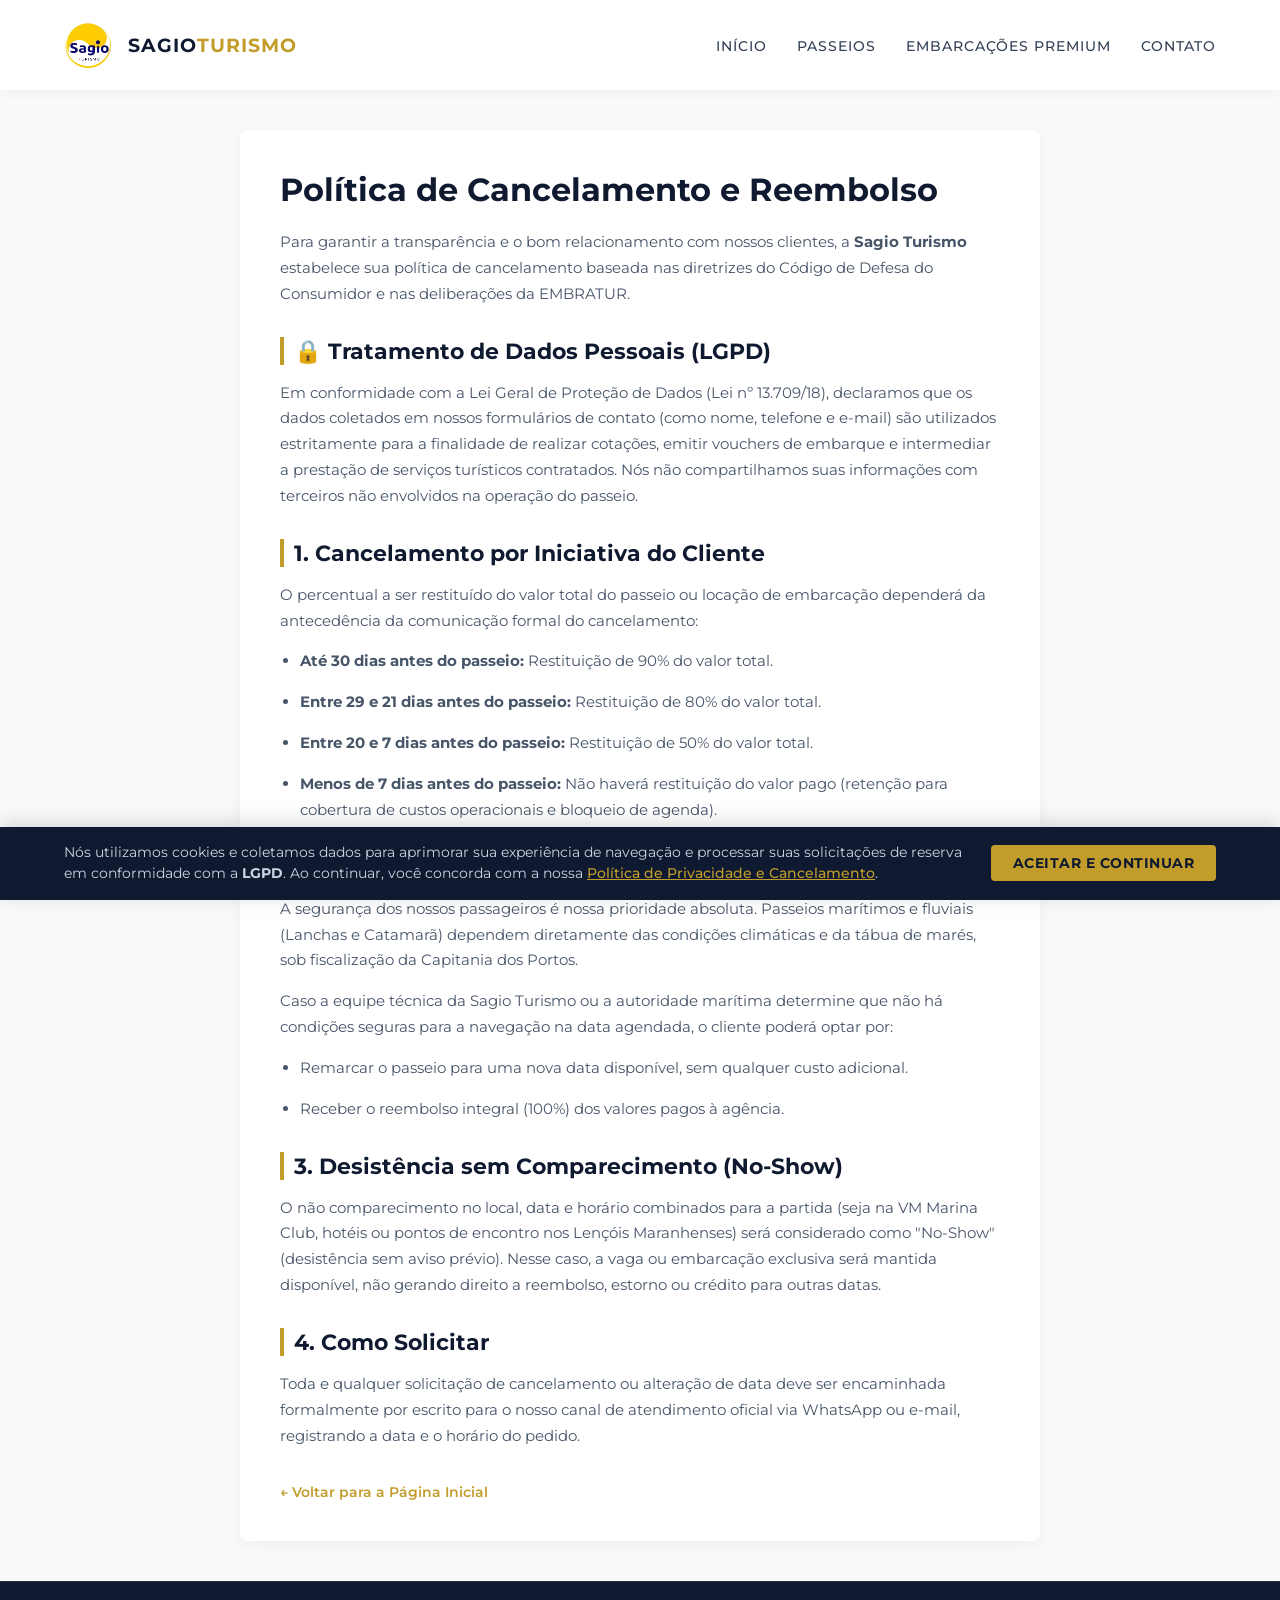
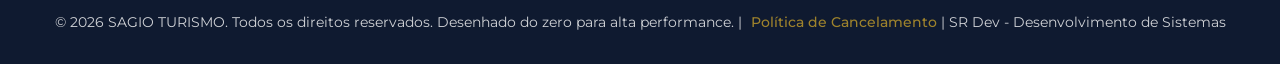
<file: politica-cancelamento.html>
<!DOCTYPE html>
<html lang="pt-BR">
<head>
    <meta charset="UTF-8">
    <meta name="viewport" content="width=device-width, initial-scale=1.0">

    <link rel="icon" type="image/png" href="images/favicon-96x96.png" sizes="96x96" />
   <link rel="icon" type="image/x-icon" href="images/logo_sagio.png">

    <title>Política de Cancelamento | Sagio Turismo</title>

    <link rel="preconnect" href="https://fonts.googleapis.com">
    <link rel="preconnect" href="https://fonts.gstatic.com" crossorigin>
    <link href="https://fonts.googleapis.com/css2?family=Montserrat:wght@300;400;500;600;700&display=swap" rel="stylesheet">
    
    <link rel="stylesheet" href="css/passeios.css">
    <link rel="stylesheet" href="css/politica.css"> 
</head>

<body>

    <nav class="navbar">
        <div class="logo-container">
            <img src="images/logo_Sagio2.png" alt="Sagio Turismo" class="navbar-logo">
            <div class="logo-text">SAGIO<span>TURISMO</span></div>
        </div>
        <ul class="nav-menu">
            <li><a href="index.html">Início</a></li>
            <li><a href="passeios.html">Passeios</a></li>
            <li><a href="premium.html">Embarcações Premium</a></li>
            <li><a href="index.html#contato">Contato</a></li>
        </ul>
    </nav>

    <main class="cat-container">
        <div class="politica-content">
            <h1>Política de Cancelamento e Reembolso</h1>
            <p>Para garantir a transparência e o bom relacionamento com nossos clientes, a <strong>Sagio Turismo</strong> estabelece sua política de cancelamento baseada nas diretrizes do Código de Defesa do Consumidor e nas deliberações da EMBRATUR.</p>

            <h2>🔒 Tratamento de Dados Pessoais (LGPD)</h2>
            <p>Em conformidade com a Lei Geral de Proteção de Dados (Lei nº 13.709/18), declaramos que os dados coletados em nossos formulários de contato (como nome, telefone e e-mail) são utilizados estritamente para a finalidade de realizar cotações, emitir vouchers de embarque e intermediar a prestação de serviços turísticos contratados. Nós não compartilhamos suas informações com terceiros não envolvidos na operação do passeio.</p>

            <h2>1. Cancelamento por Iniciativa do Cliente</h2>
            <p>O percentual a ser restituído do valor total do passeio ou locação de embarcação dependerá da antecedência da comunicação formal do cancelamento:</p>
            <ul>
                <li><strong>Até 30 dias antes do passeio:</strong> Restituição de 90% do valor total.</li>
                <li><strong>Entre 29 e 21 dias antes do passeio:</strong> Restituição de 80% do valor total.</li>
                <li><strong>Entre 20 e 7 dias antes do passeio:</strong> Restituição de 50% do valor total.</li>
                <li><strong>Menos de 7 dias antes do passeio:</strong> Não haverá restituição do valor pago (retenção para cobertura de custos operacionais e bloqueio de agenda).</li>
            </ul>

            <h2>2. Cancelamento por Condições Climáticas (Força Maior)</h2>
            <p>A segurança dos nossos passageiros é nossa prioridade absoluta. Passeios marítimos e fluviais (Lanchas e Catamarã) dependem diretamente das condições climáticas e da tábua de marés, sob fiscalização da Capitania dos Portos.</p>
            <p>Caso a equipe técnica da Sagio Turismo ou a autoridade marítima determine que não há condições seguras para a navegação na data agendada, o cliente poderá optar por:</p>
            <ul>
                <li>Remarcar o passeio para uma nova data disponível, sem qualquer custo adicional.</li>
                <li>Receber o reembolso integral (100%) dos valores pagos à agência.</li>
            </ul>

            <h2>3. Desistência sem Comparecimento (No-Show)</h2>
            <p>O não comparecimento no local, data e horário combinados para a partida (seja na VM Marina Club, hotéis ou pontos de encontro nos Lençóis Maranhenses) será considerado como "No-Show" (desistência sem aviso prévio). Nesse caso, a vaga ou embarcação exclusiva será mantida disponível, não gerando direito a reembolso, estorno ou crédito para outras datas.</p>

            <h2>4. Como Solicitar</h2>
            <p>Toda e qualquer solicitação de cancelamento ou alteração de data deve ser encaminhada formalmente por escrito para o nosso canal de atendimento oficial via WhatsApp ou e-mail, registrando a data e o horário do pedido.</p>
            
            <a href="index.html" class="btn-voltar">← Voltar para a Página Inicial</a>
        </div>
    </main>

    <footer class="footer-premium">
        <div class="footer-container">
            <div class="copyright">
                © 2026 SAGIO TURISMO. Todos os direitos reservados. Desenhado do zero para alta performance. | <a href="politica-cancelamento.html" class="footer-link-item">Política de Cancelamento</a> | SR Dev - Desenvolvimento de Sistemas
            </div>
        </div>
    </footer>

    <div id="lgpd-banner" class="lgpd-banner hidden">
        <div class="lgpd-content">
            <p>
                Nós utilizamos cookies e coletamos dados para aprimorar sua experiência de navegação e processar suas solicitações de reserva em conformidade com a <strong>LGPD</strong>. Ao continuar, você concorda com a nossa 
                <a href="politica-cancelamento.html">Política de Privacidade e Cancelamento</a>.
            </p>
            <button id="btn-lgpd-accept" class="btn-lgpd">Aceitar e Continuar</button>
        </div>
    </div>

    <script src="js/script.js"></script>
    <script src="js/lgpd.js"></script>

</body>
</html>
</file>
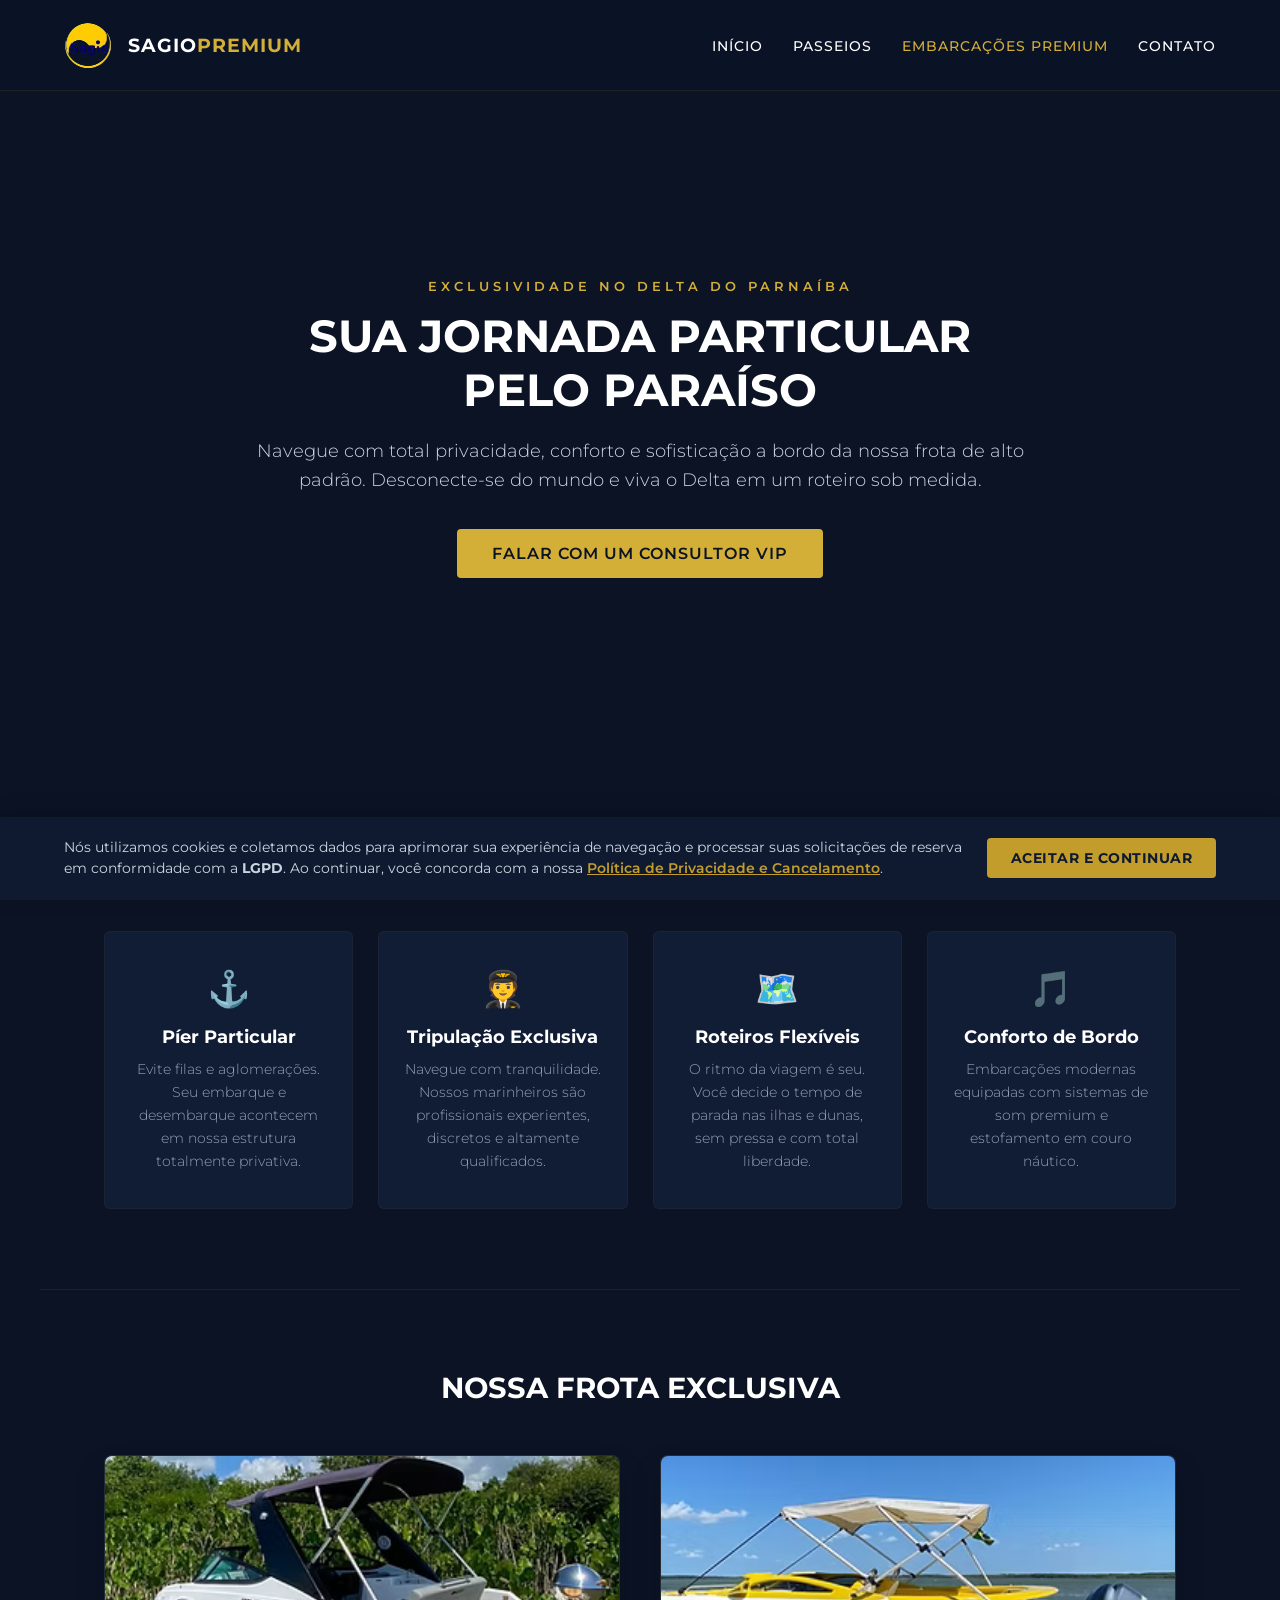
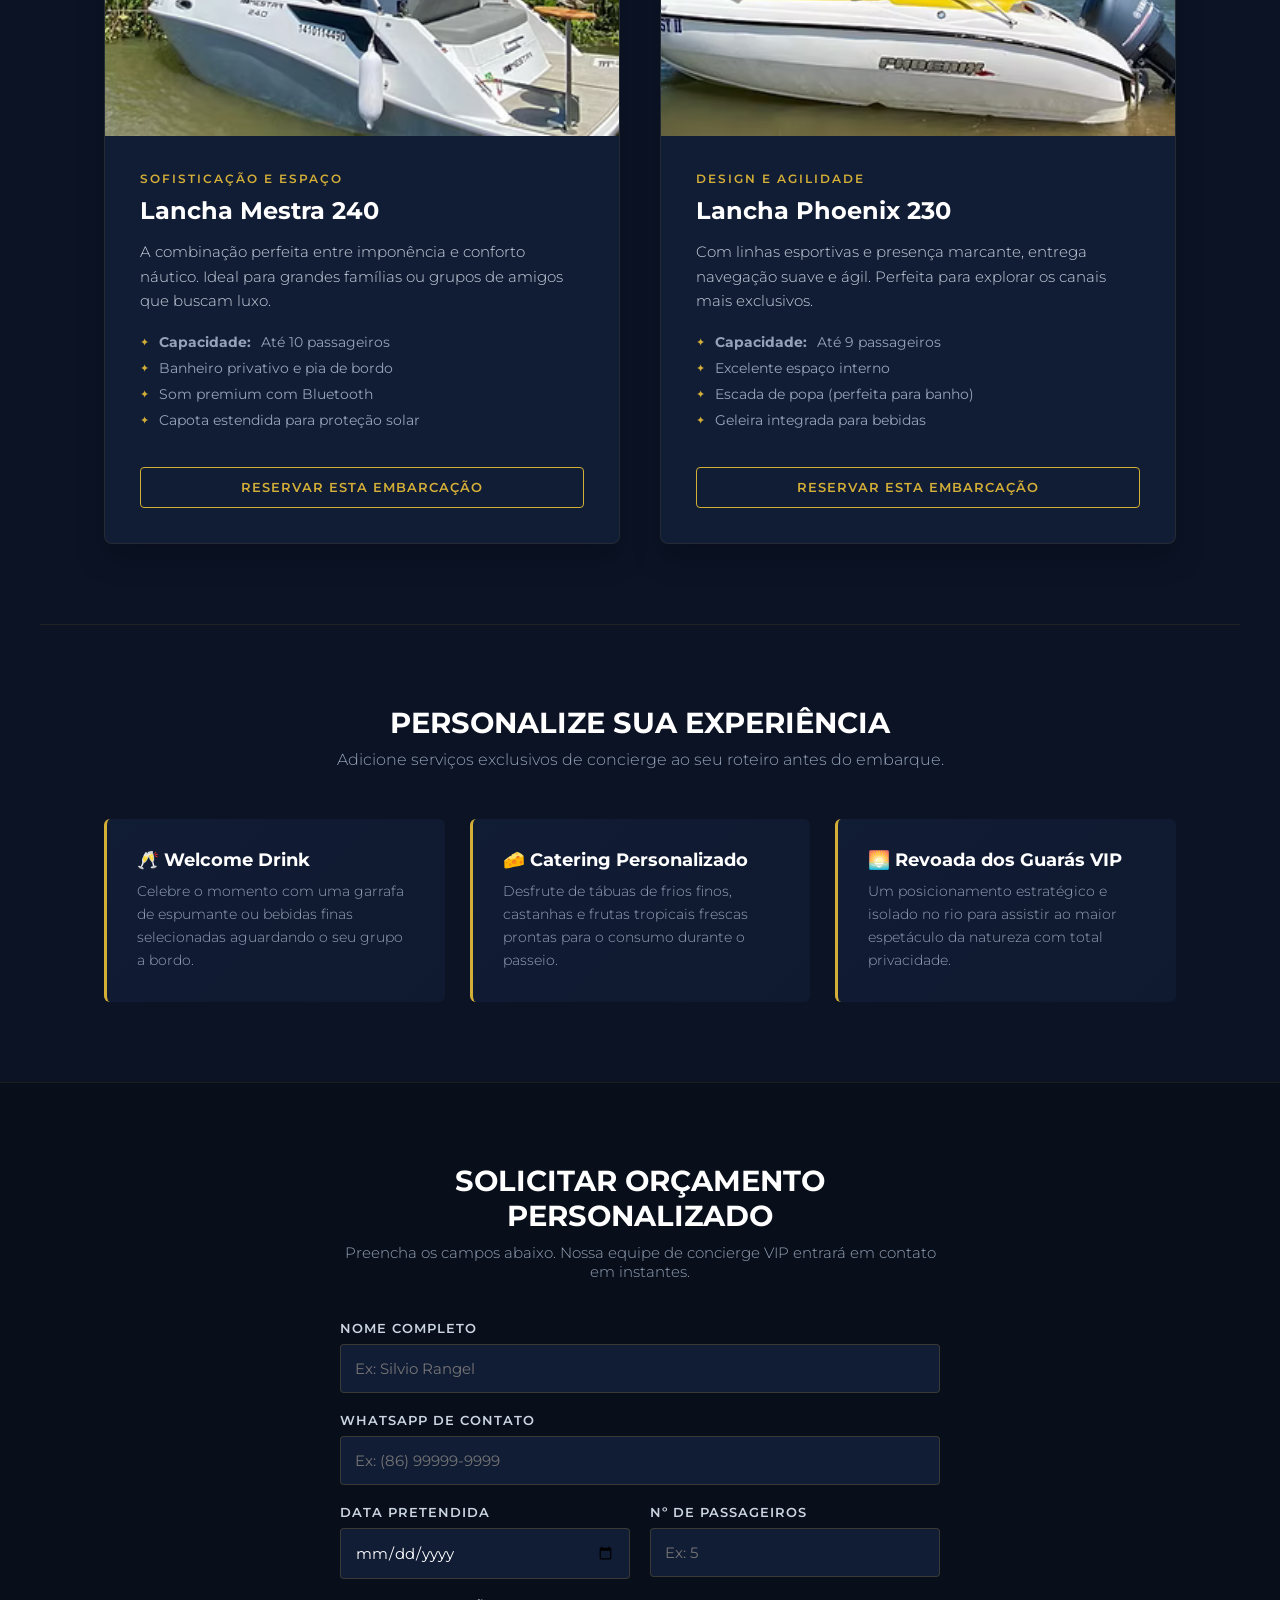
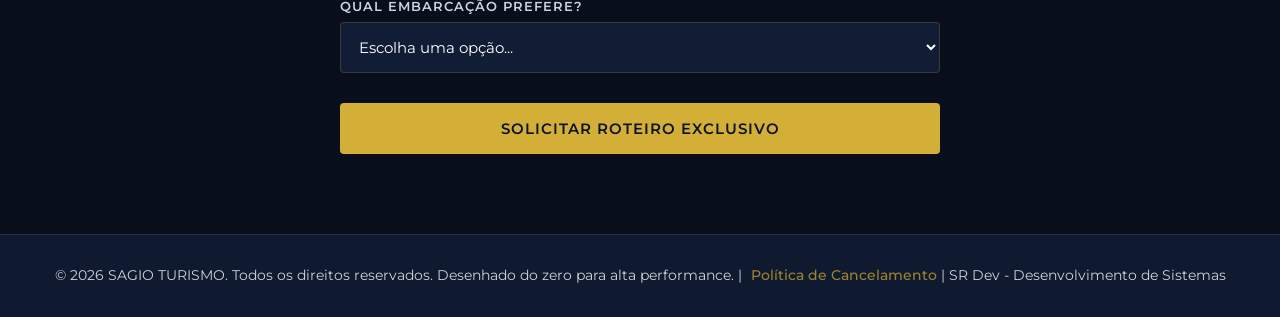
<file: premium.html>
<!DOCTYPE html>
<html lang="pt-BR">
<head>
    <meta charset="UTF-8">
    <meta name="viewport" content="width=device-width, initial-scale=1.0">

    <link rel="icon" type="image/png" href="images/favicon-96x96.png" sizes="96x96" />
    <link rel="icon" type="image/x-icon" href="images/logo_sagio.png">

    <title>Sagio Premium | Aluguel de Lanchas Exclusivas no Delta</title>

    <link rel="icon" type="image/png" href="images/favicon-96x96.png" sizes="96x96" />
    <link rel="preconnect" href="https://fonts.googleapis.com">
    <link rel="preconnect" href="https://fonts.gstatic.com" crossorigin>
    <link href="https://fonts.googleapis.com/css2?family=Montserrat:wght@300;400;500;600;700&display=swap" rel="stylesheet">
    <link rel="stylesheet" href="css/premium.css">
</head>
<body>

    <nav class="navbar">
        <div class="logo-container">
            <img src="images/logo_Sagio2.png" alt="Sagio Premium" class="navbar-logo">
            <div class="logo-text">SAGIO<span>PREMIUM</span></div>
        </div>
        <ul class="nav-menu">
            <li><a href="index.html">Início</a></li>
            <li><a href="passeios.html">Passeios</a></li>
            <li><a href="#" class="active">Embarcações Premium</a></li>
            <li><a href="#secao-formulario">Contato</a></li>
        </ul>
    </nav>

    <header class="hero">
        <div class="hero-content">
            <div class="hero-selo">Exclusividade no Delta do Parnaíba</div>
            <h1>Sua Jornada Particular pelo Paraíso</h1>
            <p>Navegue com total privacidade, conforto e sofisticação a bordo da nossa frota de alto padrão. Desconecte-se do mundo e viva o Delta em um roteiro sob medida.</p>
            <a href="#secao-formulario" class="btn-vip">Falar com um Consultor VIP</a>
        </div>
    </header>

    <section class="diferenciais">
        <h2>Por que escolher a Sagio Premium?</h2>
        <div class="grid-diferenciais">
            <div class="card-diferencial">
                <div class="icon-dourado">⚓</div>
                <h3>Píer Particular</h3>
                <p>Evite filas e aglomerações. Seu embarque e desembarque acontecem em nossa estrutura totalmente privativa.</p>
            </div>
            <div class="card-diferencial">
                <div class="icon-dourado">🧑‍✈️</div>
                <h3>Tripulação Exclusiva</h3>
                <p>Navegue com tranquilidade. Nossos marinheiros são profissionais experientes, discretos e altamente qualificados.</p>
            </div>
            <div class="card-diferencial">
                <div class="icon-dourado">🗺️</div>
                <h3>Roteiros Flexíveis</h3>
                <p>O ritmo da viagem é seu. Você decide o tempo de parada nas ilhas e dunas, sem pressa e com total liberdade.</p>
            </div>
            <div class="card-diferencial">
                <div class="icon-dourado">🎵</div>
                <h3>Conforto de Bordo</h3>
                <p>Embarcações modernas equipadas com sistemas de som premium e estofamento em couro náutico.</p>
            </div>
        </div>
    </section>

    <section class="secao-frota">
        <h2>Nossa Frota Exclusiva</h2>
        <div class="grid-frota">
            <div class="card-lancha">
                <div class="lancha-img" style="background-image: url('images/mestra_240.png');"></div>
                <div class="lancha-corpo">
                    <div class="lancha-tag">Sofisticação e Espaço</div>
                    <h3>Lancha Mestra 240</h3>
                    <p>A combinação perfeita entre imponência e conforto náutico. Ideal para grandes famílias ou grupos de amigos que buscam luxo.</p>
                    <ul class="ficha-tecnica">
                        <li><strong>Capacidade:</strong> Até 10 passageiros</li>
                        <li>Banheiro privativo e pia de bordo</li>
                        <li>Som premium com Bluetooth</li>
                        <li>Capota estendida para proteção solar</li>
                    </ul>
                    <a href="#secao-formulario" class="btn-reserva-lancha" onclick="selecionarEmbarcacao('Mestra 240')">Reservar esta Embarcação</a>
                </div>
            </div>

            <div class="card-lancha">
                <div class="lancha-img" style="background-image: url('images/phoenix230.png');"></div>
                <div class="lancha-corpo">
                    <div class="lancha-tag">Design e Agilidade</div>
                    <h3>Lancha Phoenix 230</h3>
                    <p>Com linhas esportivas e presença marcante, entrega navegação suave e ágil. Perfeita para explorar os canais mais exclusivos.</p>
                    <ul class="ficha-tecnica">
                        <li><strong>Capacidade:</strong> Até 9 passageiros</li>
                        <li>Excelente espaço interno</li>
                        <li>Escada de popa (perfeita para banho)</li>
                        <li>Geleira integrada para bebidas</li>
                    </ul>
                    <a href="#secao-formulario" class="btn-reserva-lancha" onclick="selecionarEmbarcacao('Phoenix 230')">Reservar esta Embarcação</a>
                </div>
            </div>
        </div>
    </section>

    <section class="servicos-opcionais">
        <h2>Personalize sua Experiência</h2>
        <p class="subtitle">Adicione serviços exclusivos de concierge ao seu roteiro antes do embarque.</p>
        <div class="grid-servicos">
            <div class="card-servico">
                <h3>🥂 Welcome Drink</h3>
                <p>Celebre o momento com uma garrafa de espumante ou bebidas finas selecionadas aguardando o seu grupo a bordo.</p>
            </div>
            <div class="card-servico">
                <h3>🧀 Catering Personalizado</h3>
                <p>Desfrute de tábuas de frios finos, castanhas e frutas tropicais frescas prontas para o consumo durante o passeio.</p>
            </div>
            <div class="card-servico">
                <h3>🌅 Revoada dos Guarás VIP</h3>
                <p>Um posicionamento estratégico e isolado no rio para assistir ao maior espetáculo da natureza com total privacidade.</p>
            </div>
        </div>
    </section>

    <section class="secao-formulario" id="secao-formulario">
        <div class="container-form">
            <h2>Solicitar Orçamento Personalizado</h2>
            <p>Preencha os campos abaixo. Nossa equipe de concierge VIP entrará em contato em instantes.</p>

            <form class="form-premium" id="premiumContactForm">
                <div class="form-group">
                    <label for="premiumNome">Nome Completo</label>
                    <input type="text" id="premiumNome" class="form-control" placeholder="Ex: Silvio Rangel" required>
                </div>
                <div class="form-group">
                    <label for="premiumWhatsapp">WhatsApp de Contato</label>
                    <input type="tel" id="premiumWhatsapp" class="form-control" placeholder="Ex: (86) 99999-9999" required>
                </div>
                <div class="form-group-row">
                    <div class="form-group">
                        <label for="premiumData">Data Pretendida</label>
                        <input type="date" id="premiumData" class="form-control" required>
                    </div>
                    <div class="form-group">
                        <label for="premiumPassageiros">Nº de Passageiros</label>
                        <input type="number" id="premiumPassageiros" class="form-control" min="1" max="10" placeholder="Ex: 5" required>
                    </div>
                </div>
                <div class="form-group">
                    <label for="premiumEmbarcacao">Qual embarcação prefere?</label>
                    <select id="premiumEmbarcacao" class="form-control" required>
                        <option value="" disabled selected>Escolha uma opção...</option>
                        <option value="Lancha Mestra 240">Lancha Mestra 240 (Até 10 pessoas)</option>
                        <option value="Lancha Phoenix 230">Lancha Phoenix 230 (Até 9 pessoas)</option>
                        <option value="Preciso de ajuda para escolher">Quero ajuda para escolher</option>
                    </select>
                </div>
                <button type="submit" class="btn-submit">Solicitar Roteiro Exclusivo</button>
            </form>
        </div>
    </section>

    <footer class="footer-premium">
        <div class="footer-container">
            <div class="copyright">
                © 2026 SAGIO TURISMO. Todos os direitos reservados. Desenhado do zero para alta performance. | <a href="politica-cancelamento.html" class="footer-link-item">Política de Cancelamento</a> | SR Dev - Desenvolvimento de Sistemas
            </div>
        </div>
    </footer>

    <div id="lgpd-banner" class="lgpd-banner hidden">
        <div class="lgpd-content">
            <p>
                Nós utilizamos cookies e coletamos dados para aprimorar sua experiência de navegação e processar suas solicitações de reserva em conformidade com a <strong>LGPD</strong>. Ao continuar, você concorda com a nossa 
                <a href="politica-cancelamento.html">Política de Privacidade e Cancelamento</a>.
            </p>
            <button id="btn-lgpd-accept" class="btn-lgpd">Aceitar e Continuar</button>
        </div>
    </div>

    <script src="js/script.js"></script>
    <script src="js/lgpd.js"></script>

</body>
</html>
</file>
<file: css/style.css>
/* ==========================================================================
   RESET & VARIÁVEIS DO PROJETO
   ========================================================================== */
* {
    margin: 0;
    padding: 0;
    box-sizing: border-box;
    font-family: 'Montserrat', sans-serif;
}

:root {
    --primary: #0f1a30;
    --accent: #d4af37;
    --bg-light: #f8fafc;
    --text-dark: #1e293b;
    --text-light: #64748b;
}

body {
    background-color: var(--bg-light);
    color: var(--text-dark);
    overflow-x: hidden;
}

a {
    text-decoration: none;
    color: inherit;
}

/* ==========================================================================
   BARRA DE NAVEGAÇÃO (NAVBAR)
   ========================================================================== */
.navbar {
    display: flex;
    justify-content: space-between;
    align-items: center;
    padding: 20px 5%;
    background-color: #ffffff;
    box-shadow: 0 2px 15px rgba(0,0,0,0.05);
    position: sticky;
    top: 0;
    z-index: 1000;
}

.logo-container {
    display: flex;
    align-items: center;
    gap: 15px;
}

.logo-container img {
    height: 50px;
    width: auto;
}

.logo {
    font-weight: 700;
    font-size: 1.5rem;
    letter-spacing: 2px;
    color: var(--primary);
    margin: 0;
}

.logo span {
    color: var(--accent);
}

.logo-text {
    font-weight: 700;
    font-size: 1.2rem;
    letter-spacing: 1px;
    color: var(--primary);
}

.logo-text span {
    color: var(--accent);
}

.nav-menu {
    display: flex;
    list-style: none;
    gap: 30px;
}

.nav-menu a {
    font-size: 0.9rem;
    font-weight: 500;
    text-transform: uppercase;
    letter-spacing: 1px;
    transition: color 0.3s;
}

.nav-menu a:hover,
.nav-menu a.active {
    color: var(--accent);
}

/* Esconde o botão hambúrguer em telas grandes */
.menu-toggle {
    display: none;
    cursor: pointer;
}

.bar {
    display: block;
    width: 25px;
    height: 3px;
    margin: 5px auto;
    background-color: var(--primary);
}

/* Responsividade para telas menores (ex: abaixo de 768px) */
@media (max-width: 768px) {
    .menu-toggle {
        display: block; /* Mostra o hambúrguer */
    }

    .nav-menu {
        position: absolute;
        top: 80px;
        left: -100%; /* Esconde o menu fora da tela */
        flex-direction: column;
        background-color: #ffffff;
        width: 100%;
        text-align: center;
        transition: 0.3s;
        box-shadow: 0 10px 10px rgba(0,0,0,0.1);
    }

    .nav-menu.active {
        left: 0; /* Traz o menu para a tela */
    }
}
/* ==========================================================================
   SEÇÃO HERO (TOPO DO SITE)
   ========================================================================== */
.hero {
    position: relative;
    height: 85vh;
    display: flex;
    align-items: center;
    justify-content: center;
    text-align: center;
    color: #ffffff;
    background: linear-gradient(rgba(15, 26, 48, 0.45), rgba(15, 26, 48, 0.7)), url(../images/delta.jpg) no-repeat center center/cover;
    padding: 0 20px;
}

.hero-content {
    max-width: 900px;
}

.hero h1 {
    font-size: 3rem;
    font-weight: 700;
    text-transform: uppercase;
    letter-spacing: 1px;
    line-height: 1.2;
    margin-bottom: 20px;
}

.hero p {
    font-size: 1.2rem;
    font-weight: 300;
    margin-bottom: 35px;
    color: #e2e8f0;
}

.btn-primary {
    display: inline-block;
    background-color: var(--primary);
    color: #ffffff;
    padding: 15px 35px;
    font-weight: 600;
    text-transform: uppercase;
    letter-spacing: 1px;
    border-radius: 4px;
    transition: all 0.3s ease;
    border: 2px solid var(--primary);
}

.btn-primary:hover {
    background-color: transparent;
    color: var(--primary);
    border-color: var(--primary);
}

/* ==========================================================================
   SEÇÃO DE EXPERIÊNCIAS (CARDS)
   ========================================================================== */
.experiences {
    padding: 100px 5%;
    max-width: 1400px;
    margin: 0 auto;
}

.grid-experiences {
    display: grid;
    /* Isso faz eles ficarem lado a lado e quebrarem linha apenas se não couberem */
    grid-template-columns: repeat(auto-fit, minmax(350px, 1fr));
    gap: 40px;
}

/* Isso faz com que as caixas dentro do grid se comportem como cards */
.grid-experiences .box-especificacao-vcat {
    display: flex;
    flex-direction: column;
    margin-bottom: 0; /* Remove a margem extra para alinhar com o grid */
    height: 100%;     /* Faz as duas colunas terem a mesma altura */
}

.card-exp {
    /* Remova qualquer "width: 100%" daqui se existir */
    display: flex;
    flex-direction: column;
    /* O width será gerenciado pelo grid */
}

.section-header {
    text-align: center;
    margin-bottom: 60px;
}

.section-header h2 {
    font-size: 2.2rem;
    color: var(--primary);
    text-transform: uppercase;
    letter-spacing: 1px;
    margin-bottom: 15px;
}

.section-header p {
    color: var(--text-light);
    font-size: 1.1rem;
    font-weight: 300;
}

.grid-experiences {
    display: grid;
    grid-template-columns: repeat(auto-fit, minmax(350px, 1fr));
    gap: 40px;
}

.card-exp {
    background: #ffffff;
    border-radius: 8px;
    overflow: hidden;
    box-shadow: 0 10px 30px rgba(0,0,0,0.03);
    border: 1px solid #e2e8f0;
    transition: transform 0.3s, box-shadow 0.3s;
    display: flex;
    flex-direction: column;
}

.card-exp:hover {
    transform: translateY(-5px);
    box-shadow: 0 15px 35px rgba(15, 26, 48, 0.1);
}

.card-destaque {
    border: 1px solid var(--accent);
}

.card-img {
    height: 240px;
    background-size: cover;
    background-position: center;
}

.card-body {
    padding: 30px;
    flex-grow: 1;
    display: flex;
    flex-direction: column;
}

.card-body h3 {
    font-size: 1.4rem;
    color: var(--primary);
    margin-bottom: 10px;
}

.card-body p {
    color: var(--text-light);
    font-size: 0.95rem;
    line-height: 1.6;
    margin-bottom: 25px;
    font-weight: 300;
}

.card-footer {
    margin-top: auto;
    display: flex;
    justify-content: space-between;
    align-items: center;
    border-top: 1px solid #f1f5f9;
    padding-top: 20px;
}

.btn-card {
    font-size: 0.85rem;
    font-weight: 600;
    text-transform: uppercase;
    letter-spacing: 1px;
    color: var(--primary);
    border-bottom: 2px solid var(--accent);
    padding-bottom: 4px;
    transition: color 0.3s;
}

.btn-card:hover {
    color: var(--accent);
}

.btn-card-destaque {
    color: var(--accent);
}

/* ==========================================================================
   SEÇÃO TESTEMUNHOS (AVALIAÇÕES)
   ========================================================================== */
.testimonials {
    background-color: var(--primary);
    color: #ffffff;
    padding: 100px 5%;
    text-align: center;
}

.testimonials h2 {
    font-size: 2rem;
    text-transform: uppercase;
    margin-bottom: 50px;
    letter-spacing: 1px;
}

.testimonials-grid {
    display: flex;
    justify-content: center;
    gap: 30px;
    flex-wrap: wrap;
    max-width: 1200px;
    margin: 0 auto;
}

.card-review {
    background-color: #1a2846;
    padding: 35px;
    border-radius: 6px;
    width: calc(33.333% - 20px);
    min-width: 300px;
    text-align: left;
    border: 1px solid rgba(212, 175, 55, 0.1);
}

.stars {
    color: var(--accent);
    margin-bottom: 15px;
    font-size: 1.1rem;
}

.card-review p {
    font-weight: 300;
    line-height: 1.6;
    color: #cbd5e1;
    font-style: italic;
}

.card-review h4 {
    margin-top: 20px;
    font-size: 0.95rem;
    font-weight: 600;
    color: #ffffff;
}

/* ==========================================================================
   RODAPÉ & FORMULÁRIO DE CONTATO
   ========================================================================== */
.footer-contact {
    padding: 80px 5% 40px;
    background-color: #ffffff;
    border-top: 1px solid #e2e8f0;
}

.footer-grid {
    max-width: 1200px;
    margin: 0 auto;
    display: grid;
    grid-template-columns: 1fr 1.2fr;
    gap: 60px;
}

.contact-info h3 {
    font-size: 1.6rem;
    color: var(--primary);
    margin-bottom: 20px;
}

.contact-info p {
    color: var(--text-light);
    margin-bottom: 30px;
    font-weight: 300;
    line-height: 1.6;
}

.info-link {
    display: block;
    margin-bottom: 15px;
    font-weight: 500;
    color: var(--primary);
}

.link-wpp {
    color: #25d366;
}

.link-insta {
    color: #e1306c;
    transition: opacity 0.3s;
}

.link-insta:hover {
    opacity: 0.8;
}

.endereco {
    margin-top: 20px;
    font-size: 0.9rem;
}

/* Organiza o grid para o checkbox não ficar solto */
.footer-form form {
    display: grid;
    grid-template-columns: 1fr 1fr;
    gap: 20px;
}

/* Estilo para o checkbox ficar alinhado ao texto */
.checkbox-container {
    display: flex;
    align-items: center;    /* Alinha verticalmente no centro */
    justify-content: flex-start;
    gap: 10px;              /* Espaçamento pequeno entre o box e o texto */
    grid-column: span 2;    /* Faz ocupar a largura total do formulário */
    margin: 10px 0;
}

.checkbox-container label {
    font-size: 0.9rem;
    color: var(--text-light);
    line-height: 1.2;
    cursor: pointer;
    white-space: nowrap;    /* Impede a quebra de linha forçada */
}

.checkbox-container input[type="checkbox"] {
    margin: 0;
    width: 18px;
    height: 18px;
    flex-shrink: 0;         /* Impede que o checkbox fique pequeno em telas menores */
}

/* Garante que o botão também ocupe as duas colunas */
.btn-submit {
    grid-column: span 2;
}

#form-lead input:focus {
    border-color: #007bff;
    box-shadow: 0 0 5px rgba(0, 123, 255, 0.2);
    outline: none;
}

.form-full {
    grid-column: span 2;
}

.footer-form input,
.footer-form textarea {
    width: 100%;
    padding: 15px;
    border: 1px solid #cbd5e1;
    border-radius: 4px;
    background-color: #f8fafc;
    font-size: 0.95rem;
}

.footer-form input:focus,
.sfooter-form textarea:focus {
    outline: none;
    border-color: var(--primary);
}

.btn-submit {
    grid-column: span 2;
    background-color: var(--primary);
    color: white;
    border: none;
    padding: 16px;
    text-transform: uppercase;
    font-weight: 600;
    letter-spacing: 1px;
    cursor: pointer;
    border-radius: 4px;
    transition: background 0.3s;
}

.btn-submit:hover {
    background-color: #1a2d52;
}

.copyright {
    text-align: center;
    font-size: 0.85rem;
    color: #475569; /* Cinza escuro para garantir leitura em fundo branco */
    line-height: 1.6;
    margin-top: 20px;
    padding-bottom: 20px;
}

/* ==========================================================================
   MEDIA QUERIES (RESPONSIVIDADE)
   ========================================================================== */
@media (max-width: 968px) {
    .navbar {
        flex-direction: column;
        gap: 20px;
    }
    .hero h1 {
        font-size: 2.2rem;
    }
    .footer-grid {
        grid-template-columns: 1fr;
        gap: 40px;
    }
    .card-review {
        width: 100%;
    }
}

.contact-info .info-link {
    display: flex;
    align-items: center;
    gap: 10px;
}

.social-icon {
    width: 20px;
    height: auto;
    object-fit: contain;
}

/* ==========================================================================
   ESTILOS ADICIONAIS: CARDS VCAT & ROTEIRO
   ========================================================================== */
.card-destaque-vcat24 {
    border: 1px solid rgba(194, 157, 44, 0.3);
    box-shadow: 0 10px 25px rgba(194, 157, 44, 0.05);
}

.card-tag-vcat {
    font-size: 0.75rem;
    font-weight: 700;
    color: var(--text-light);
    text-transform: uppercase;
    margin-bottom: 5px;
}

.card-tag-vcat24 {
    font-size: 0.75rem;
    font-weight: 700;
    color: #c29d2c;
    text-transform: uppercase;
    margin-bottom: 5px;
    letter-spacing: 0.5px;
}

.vcat-quick-info {
    display: flex;
    gap: 15px;
    margin: 10px 0 15px 0;
    font-size: 0.85rem;
    color: var(--text-light);
    font-weight: 600;
}

.roteiro-detalhado-container {
    margin-top: 60px;
    background-color: #ffffff;
    border-radius: 8px;
    padding: 40px;
    box-shadow: 0 10px 30px rgba(0,0,0,0.05);
    border: 1px solid #e2e8f0;
    scroll-margin-top: 90px;
}

/* ==========================================================================
   ROTEIRO DETALHADO (VCAT)
   ========================================================================== */
.roteiro-header {
    text-align: center;
    margin-bottom: 35px;
    border-bottom: 1px solid #f1f5f9;
    padding-bottom: 20px;
}

.roteiro-header h2 {
    color: var(--primary);
    font-size: 1.8rem;
    margin-bottom: 8px;
}

.roteiro-header p {
    color: var(--text-light);
    font-size: 0.95rem;
}

.roteiro-grid-conteudo {
    display: grid;
    grid-template-columns: 1.1fr 1fr;
    gap: 40px;
}

.roteiro-grid-conteudo h3 {
    color: var(--primary);
    font-size: 1.25rem;
    margin-bottom: 20px;
    padding-bottom: 5px;
    border-bottom: 2px solid var(--accent);
    display: inline-block;
}

.lista-paradas {
    list-style: none;
}

.lista-paradas li {
    margin-bottom: 15px;
    font-size: 0.95rem;
    line-height: 1.6;
    display: flex;
    align-items: flex-start;
    gap: 12px;
}

.badge-parada {
    background-color: var(--primary);
    color: #ffffff;
    font-size: 0.75rem;
    font-weight: 700;
    padding: 3px 8px;
    border-radius: 4px;
    min-width: 32px;
    text-align: center;
    margin-top: 2px;
}

.alert-nao-incluso {
    background-color: #fff5f5;
    border-left: 4px solid #f56565;
    padding: 15px;
    border-radius: 4px;
    margin-top: 25px;
    font-size: 0.9rem;
    color: #c53030;
}

/* CAIXAS DE ESPECIFICAÇÕES TÉCNICAS */
.box-especificacao-vcat {
    background-color: #f8fafc;
    border: 1px solid #e2e8f0;
    border-radius: 6px;
    padding: 20px;
    margin-bottom: 15px;
}

.destaque-box {
    border-left: 4px solid #c29d2c;
    background-color: #fffdf5;
}

.box-especificacao-vcat h4 {
    color: var(--primary);
    font-size: 1.05rem;
    margin-bottom: 12px;
    display: flex;
    justify-content: space-between;
    align-items: center;
}

.box-especificacao-vcat h4 span {
    font-size: 0.85rem;
    color: var(--text-light);
    font-weight: 400;
}

.lista-comodidades {
    list-style: none;
    display: grid;
    grid-template-columns: 1fr;
    gap: 6px;
}

.lista-comodidades li {
    font-size: 0.85rem;
    color: #475569;
    display: flex;
    align-items: center;
    gap: 8px;
}

.lista-comodidades li::before {
    content: "✓";
    color: #10b981;
    font-weight: bold;
}

.lista-comodidades li.item-vip::before {
    content: "✦";
    color: #c29d2c;
}

.lista-comodidades li.item-vip {
    color: #b45309;
    font-weight: 500;
}

.btn-reserva-vcat {
    display: block;
    text-align: center;
    background-color: var(--primary);
    color: white;
    padding: 14px;
    font-weight: 600;
    text-transform: uppercase;
    font-size: 0.85rem;
    letter-spacing: 1px;
    border-radius: 4px;
    transition: background 0.3s;
    margin-top: 20px;
}

.btn-reserva-vcat:hover {
    background-color: #1a2d52;
}

@media (max-width: 850px) {
    .roteiro-grid-conteudo {
        grid-template-columns: 1fr;
        gap: 30px;
    }
}

/* ==========================================================================
   RODAPÉ PREMIUM & COPYRIGHT
   ========================================================================== */
.footer-premium {
    width: 100%;
    text-align: center;
    padding: 30px 0;
    background-color: #0f1a30;
    border-top: 1px solid rgba(255, 255, 255, 0.1);
}

/* Garante que o link de Política de Cancelamento também seja visível */
.footer-premium a {
    color: var(--primary); /* Ou a cor que preferir, desde que contraste */
    font-weight: 600;
}

.footer-premium a:hover {
    color: #ffffff;
}

.copyright {
    text-align: center;
    font-size: 0.85rem;
    color: #2d2828;
    opacity: 0.8;
    line-height: 1.6;
    margin-top: 15px;
}

.copyright .footer-link-item {
    color: #c29d2c;
    text-decoration: none;
    font-weight: 500;
    transition: text-decoration 0.3s;
}

.copyright .footer-link-item:hover {
    text-decoration: underline;
}

/* ==========================================================================
   BANNER DE PRIVACIDADE (LGPD)
   ========================================================================== */
.lgpd-banner {
    position: fixed;
    bottom: 0;
    left: 0;
    width: 100%;
    background-color: #0f1a30 !important;
    color: #ffffff !important;
    box-shadow: 0 -4px 20px rgba(0, 0, 0, 0.2);
    z-index: 99999;
    padding: 20px 5%;
    box-sizing: border-box;
    transition: transform 0.4s ease, opacity 0.4s ease;
    display: block;
}

.lgpd-banner.hidden {
    transform: translateY(100%) !important;
    opacity: 0 !important;
    pointer-events: none;
}

.lgpd-content {
    max-width: 1200px;
    margin: 0 auto;
    display: flex;
    justify-content: space-between;
    align-items: center;
    gap: 20px;
    flex-wrap: wrap;
}

.lgpd-content p {
    font-family: 'Montserrat', sans-serif;
    font-size: 0.85rem !important;
    line-height: 1.6 !important;
    margin: 0;
    color: #cbd5e1 !important;
    flex: 1;
    min-width: 280px;
    text-align: left;
}

.lgpd-content a {
    color: #c29d2c !important;
    text-decoration: underline !important;
    font-weight: 600;
}

.lgpd-content a:hover {
    color: #ffffff !important;
}

.btn-lgpd {
    background-color: #c29d2c !important;
    color: #0f1a30 !important;
    border: none !important;
    padding: 12px 24px;
    font-family: 'Montserrat', sans-serif;
    font-size: 0.85rem !important;
    font-weight: 700 !important;
    border-radius: 4px;
    cursor: pointer;
    text-transform: uppercase;
    letter-spacing: 0.5px;
    transition: background-color 0.3s;
    white-space: nowrap;
}

.btn-lgpd:hover {
    background-color: #e5b834 !important;
}

@media (max-width: 768px) {
    .lgpd-content {
        flex-direction: column;
        align-items: stretch;
        text-align: center;
        gap: 15px;
    }
    .lgpd-content p {
        text-align: center;
    }
    .btn-lgpd {
        width: 100%;
    }
}
</file>
<file: pages/css/style.css>
/* ==========================================================================
   RESET & VARIÁVEIS DO PROJETO
   ========================================================================== */
* {
    margin: 0;
    padding: 0;
    box-sizing: border-box;
    font-family: 'Montserrat', sans-serif;
}

:root {
    --primary: #0f1a30;     /* Azul Marinho Principal */
    --accent: #d4af37;      /* Dourado/Amarelo para realces de destaque */
    --bg-light: #f8fafc;    /* Fundo geral das seções */
    --text-dark: #1e293b;   /* Cor primária dos textos */
    --text-light: #64748b;  /* Cor secundária dos textos (mais suave) */
}

body {
    background-color: var(--bg-light);
    color: var(--text-dark);
    overflow-x: hidden;
}

a { 
    text-decoration: none; 
    color: inherit; 
}

/* ==========================================================================
   BARRA DE NAVEGAÇÃO (NAVBAR)
   ========================================================================== */
.navbar {
    display: flex;
    justify-content: space-between;
    align-items: center;
    padding: 20px 5%;
    background-color: #ffffff;
    box-shadow: 0 2px 15px rgba(0,0,0,0.05);
    position: sticky;
    top: 0;
    z-index: 1000;
}

.logo-container {
    display: flex; /* Alinha os itens na horizontal */
    align-items: center; /* Centraliza verticalmente a logo e o texto */
    gap: 15px; /* Define um espaçamento entre a logo e o texto */
}

/* Ajustes na imagem da logo se necessário */
.logo-container img {
    height: 50px; /* Ajuste a altura conforme necessário */
    width: auto; /* Mantém a proporção */
}

/* Localize e substitua o bloco .logo que você já tinha */
.logo {
    font-weight: 700;
    font-size: 1.5rem; /* Ajuste o tamanho da fonte */
    letter-spacing: 2px;
    color: var(--primary);
    margin: 0; /* Remove margens que podem quebrar o alinhamento */
}

.logo span {
    color: var(--accent);
}

.logo-text {
    font-weight: 700;
    font-size: 1.2rem;
    letter-spacing: 1px;
    color: var(--primary);
}

.logo-text span {
    color: var(--accent);
}

.nav-menu {
    display: flex;
    list-style: none;
    gap: 30px;
}

.nav-menu a {
    font-size: 0.9rem;
    font-weight: 500;
    text-transform: uppercase;
    letter-spacing: 1px;
    transition: color 0.3s;
}

.nav-menu a:hover, 
.nav-menu a.active {
    color: var(--accent);
}

/* ==========================================================================
   SEÇÃO HERO (TOPO DO SITE) - ATUALIZADO COM IMAGEM DO DELTA
   ========================================================================== */
.hero {
    position: relative;
    height: 85vh;
    display: flex;
    align-items: center;
    justify-content: center;
    text-align: center;
    color: #ffffff;
    /* Linha atualizada com imagem aérea conceitual dos canais e dunas do Delta */
    background: linear-gradient(rgba(15, 26, 48, 0.45), rgba(15, 26, 48, 0.7)), 
                url(../images/delta.jpg) no-repeat center center/cover;
    padding: 0 20px;
}

.hero-content { 
    max-width: 900px; 
}

.hero h1 {
    font-size: 3rem;
    font-weight: 700;
    text-transform: uppercase;
    letter-spacing: 1px;
    line-height: 1.2;
    margin-bottom: 20px;
}

.hero p {
    font-size: 1.2rem;
    font-weight: 300;
    margin-bottom: 35px;
    color: #e2e8f0;
}

.btn-primary {
    display: inline-block;
    background-color: var(--primary);
    color: #ffffff;
    padding: 15px 35px;
    font-weight: 600;
    text-transform: uppercase;
    letter-spacing: 1px;
    border-radius: 4px;
    transition: all 0.3s ease;
    border: 2px solid var(--primary);
}

.btn-primary:hover {
    background-color: transparent;
    color: var(--primary);
    border-color: var(--primary);
}

/* ==========================================================================
   SEÇÃO DE EXPERIÊNCIAS (CARDS)
   ========================================================================== */
.experiences {
    padding: 100px 5%;
    max-width: 1400px;
    margin: 0 auto;
}

.section-header {
    text-align: center;
    margin-bottom: 60px;
}

.section-header h2 {
    font-size: 2.2rem;
    color: var(--primary);
    text-transform: uppercase;
    letter-spacing: 1px;
    margin-bottom: 15px;
}

.section-header p {
    color: var(--text-light);
    font-size: 1.1rem;
    font-weight: 300;
}

.grid-experiences {
    display: grid;
    grid-template-columns: repeat(auto-fit, minmax(350px, 1fr));
    gap: 40px;
}

.card-exp {
    background: #ffffff;
    border-radius: 8px;
    overflow: hidden;
    box-shadow: 0 10px 30px rgba(0,0,0,0.03);
    border: 1px solid #e2e8f0;
    transition: transform 0.3s, box-shadow 0.3s;
    display: flex;
    flex-direction: column;
}

.card-exp:hover {
    transform: translateY(-5px);
    box-shadow: 0 15px 35px rgba(15, 26, 48, 0.1);
}

/* Borda dourada sutil para destacar a opção Premium */
.card-destaque {
    border: 1px solid var(--accent);
}

.card-img {
    height: 240px;
    background-size: cover;
    background-position: center;
}

.card-body {
    padding: 30px;
    flex-grow: 1;
    display: flex;
    flex-direction: column;
}

.card-body h3 {
    font-size: 1.4rem;
    color: var(--primary);
    margin-bottom: 10px;
}

.card-body p {
    color: var(--text-light);
    font-size: 0.95rem;
    line-height: 1.6;
    margin-bottom: 25px;
    font-weight: 300;
}

.card-footer {
    margin-top: auto;
    display: flex;
    justify-content: space-between;
    align-items: center;
    border-top: 1px solid #f1f5f9;
    padding-top: 20px;
}

.btn-card {
    font-size: 0.85rem;
    font-weight: 600;
    text-transform: uppercase;
    letter-spacing: 1px;
    color: var(--primary);
    border-bottom: 2px solid var(--accent);
    padding-bottom: 4px;
    transition: color 0.3s;
}

.btn-card:hover { 
    color: var(--accent); 
}

.btn-card-destaque {
    color: var(--accent);
}

/* ==========================================================================
   SEÇÃO TESTEMUNHOS (AVALIAÇÕES)
   ========================================================================== */
.testimonials {
    background-color: var(--primary);
    color: #ffffff;
    padding: 100px 5%;
    text-align: center;
}

.testimonials h2 {
    font-size: 2rem;
    text-transform: uppercase;
    margin-bottom: 50px;
    letter-spacing: 1px;
}

.testimonials-grid {
    display: flex;
    justify-content: center;
    gap: 30px;
    flex-wrap: wrap;
    max-width: 1200px;
    margin: 0 auto;
}

.card-review {
    background-color: #1a2846;
    padding: 35px;
    border-radius: 6px;
    width: calc(33.333% - 20px);
    min-width: 300px;
    text-align: left;
    border: 1px solid rgba(212, 175, 55, 0.1);
}

.stars { 
    color: var(--accent); 
    margin-bottom: 15px; 
    font-size: 1.1rem; 
}

.card-review p { 
    font-weight: 300; 
    line-height: 1.6; 
    color: #cbd5e1; 
    font-style: italic; 
}

.card-review h4 { 
    margin-top: 20px; 
    font-size: 0.95rem; 
    font-weight: 600; 
    color: #ffffff; 
}

/* ==========================================================================
   RODAPÉ & FORMULÁRIO DE CONTATO
   ========================================================================== */
.footer-contact {
    padding: 80px 5% 40px;
    background-color: #ffffff;
    border-top: 1px solid #e2e8f0;
}

.footer-grid {
    max-width: 1200px;
    margin: 0 auto;
    display: grid;
    grid-template-columns: 1fr 1.2fr;
    gap: 60px;
}

.contact-info h3 { 
    font-size: 1.6rem; 
    color: var(--primary); 
    margin-bottom: 20px; 
}

.contact-info p { 
    color: var(--text-light); 
    margin-bottom: 30px; 
    font-weight: 300; 
    line-height: 1.6; 
}

.info-link { 
    display: block; 
    margin-bottom: 15px; 
    font-weight: 500; 
    color: var(--primary); 
}

.link-wpp {
    color: #25d366;
}

.link-insta {
    color: #e1306c; /* Tom de rosa/gradiente característico do Instagram */
    transition: opacity 0.3s;
}

.link-insta:hover {
    opacity: 0.8;
}

.endereco {
    margin-top: 20px; 
    font-size: 0.9rem;
}

.footer-form form {
    display: grid;
    grid-template-columns: 1fr 1fr;
    gap: 20px;
}

#form-lead input:focus {
    border-color: #007bff; /* Ou a cor de destaque do seu tema */
    box-shadow: 0 0 5px rgba(0, 123, 255, 0.2);
    outline: none;
}

.form-full { 
    grid-column: span 2; 
}

.footer-form input, 
.footer-form textarea {
    width: 100%;
    padding: 15px;
    border: 1px solid #cbd5e1;
    border-radius: 4px;
    background-color: #f8fafc;
    font-size: 0.95rem;
}

.footer-form input:focus, 
.footer-form textarea:focus {
    outline: none; 
    border-color: var(--primary);
}

.btn-submit {
    grid-column: span 2;
    background-color: var(--primary);
    color: white;
    border: none;
    padding: 16px;
    text-transform: uppercase;
    font-weight: 600;
    letter-spacing: 1px;
    cursor: pointer;
    border-radius: 4px;
    transition: background 0.3s;
}

.btn-submit:hover { 
    background-color: #1a2d52; 
}

.copyright {
    text-align: center;
    margin-top: 60px;
    padding-top: 20px;
    border-top: 1px solid #e2e8f0;
    font-size: 0.85rem;
    color: var(--text-light);
}

/* ==========================================================================
   MEDIA QUERIES (RESPONSIVIDADE SMARTPHONE / TABLET)
   ========================================================================== */
@media (max-width: 968px) {
    .navbar { 
        flex-direction: column; 
        gap: 20px; 
    }
    .hero h1 { 
        font-size: 2.2rem; 
    }
    .footer-grid { 
        grid-template-columns: 1fr; 
        gap: 40px; 
    }
    .card-review { 
        width: 100%; 
    }
}

/* Estilização para as logos das redes sociais no rodapé */
.contact-info .info-link {
    display: flex;
    align-items: center; /* Alinha verticalmente a imagem com o texto */
    gap: 10px;           /* Dá um espaço de 10px entre a logo e o texto */
}

.social-icon {
    width: 20px;         /* Define uma largura padrão elegante */
    height: auto;        /* Mantém a proporção da imagem */
    object-fit: contain;
}

/* ==========================================================================
   ESTILOS ADICIONAIS PARA OS DOIS CARDS VCAT E COMPARAÇÃO
   ========================================================================== */
.card-destaque-vcat24 {
    border: 1px solid rgba(194, 157, 44, 0.3);
    box-shadow: 0 10px 25px rgba(194, 157, 44, 0.05);
}

.card-tag-vcat {
    font-size: 0.75rem;
    font-weight: 700;
    color: var(--text-light);
    text-transform: uppercase;
    margin-bottom: 5px;
}

.card-tag-vcat24 {
    font-size: 0.75rem;
    font-weight: 700;
    color: #c29d2c;
    text-transform: uppercase;
    margin-bottom: 5px;
    letter-spacing: 0.5px;
}

.vcat-quick-info {
    display: flex;
    gap: 15px;
    margin: 10px 0 15px 0;
    font-size: 0.85rem;
    color: var(--text-light);
    font-weight: 600;
}

/* Painel de Detalhamento */
.roteiro-detalhado-container {
    margin-top: 60px;
    background-color: #ffffff;
    border-radius: 8px;
    padding: 40px;
    box-shadow: 0 10px 30px rgba(0,0,0,0.05);
    border: 1px solid #e2e8f0;
    scroll-margin-top: 90px;
}

.roteiro-header { text-align: center; margin-bottom: 35px; border-bottom: 1px solid #f1f5f9; padding-bottom: 20px; }
.roteiro-header h2 { color: var(--primary); font-size: 1.8rem; margin-bottom: 8px; }
.roteiro-header p { color: var(--text-light); font-size: 0.95rem; }
.roteiro-grid-conteudo { display: grid; grid-template-columns: 1.1fr 1fr; gap: 40px; }
.roteiro-grid-conteudo h3 { color: var(--primary); font-size: 1.25rem; margin-bottom: 20px; padding-bottom: 5px; border-bottom: 2px solid var(--accent); display: inline-block; }

.lista-paradas { list-style: none; }
.lista-paradas li { margin-bottom: 15px; font-size: 0.95rem; line-height: 1.6; display: flex; align-items: flex-start; gap: 12px; }
.badge-parada { background-color: var(--primary); color: #ffffff; font-size: 0.75rem; font-weight: 700; padding: 3px 8px; border-radius: 4px; min-width: 32px; text-align: center; margin-top: 2px; }

.alert-nao-incluso { background-color: #fff5f5; border-left: 4px solid #f56565; padding: 15px; border-radius: 4px; margin-top: 25px; font-size: 0.9rem; color: #c53030; }

/* Caixas de Especificações Técnicas */
.box-especificacao-vcat { background-color: #f8fafc; border: 1px solid #e2e8f0; border-radius: 6px; padding: 20px; margin-bottom: 15px; }
.destaque-box { border-left: 4px solid #c29d2c; background-color: #fffdf5; }
.box-especificacao-vcat h4 { color: var(--primary); font-size: 1.05rem; margin-bottom: 12px; display: flex; justify-content: space-between; align-items: center; }
.box-especificacao-vcat h4 span { font-size: 0.85rem; color: var(--text-light); font-weight: 400; }

.lista-comodidades { list-style: none; display: grid; grid-template-columns: 1fr; gap: 6px; }
.lista-comodidades li { font-size: 0.85rem; color: #475569; display: flex; align-items: center; gap: 8px; }
.lista-comodidades li::before { content: "✓"; color: #10b981; font-weight: bold; }
.lista-comodidades li.item-vip::before { content: "✦"; color: #c29d2c; }
.lista-comodidades li.item-vip { color: #b45309; font-weight: 500; }

.btn-reserva-vcat { display: block; text-align: center; background-color: var(--primary); color: white; padding: 14px; font-weight: 600; text-transform: uppercase; font-size: 0.85rem; letter-spacing: 1px; border-radius: 4px; transition: background 0.3s; margin-top: 20px; }
.btn-reserva-vcat:hover { background-color: #1a2d52; }

@media (max-width: 850px) {
    .roteiro-grid-conteudo { grid-template-columns: 1fr; gap: 30px; }
}

.footer-premium {
    text-align: center;
    padding: 40px 20px;
    background-color: #070e1a;
    border-top: 1px solid rgba(212, 175, 55, 0.1);
    font-size: 0.9rem;
    color: var(--text-muted);
}

.footer-premium a {
    color: var(--accent);
    font-weight: 600;
    margin-left: 5px;
    transition: color 0.3s;
}

.footer-premium a:hover {
    color: #ffffff;
}

.copyright-premium {
    margin-top: 15px;
    font-size: 0.8rem;
    opacity: 0.6;
}

.footer-premium {
    width: 100%;
    padding: 30px 0;
    background-color: #0f1a30; /* Mantém o fundo escuro padrão da página premium */
    border-top: 1px solid rgba(255, 255, 255, 0.1);
}

.copyright {
    text-align: center;
    font-size: 0.85rem;
    color: #252424; /* Texto branco para contrastar com o fundo escuro */
    opacity: 0.8;
    line-height: 1.6;
}

.copyright .footer-link-item {
    color: #c29d2c; /* Cor dourada para o link de política */
    text-decoration: none;
    font-weight: 500;
    transition: text-decoration 0.3s;
}

.copyright .footer-link-item:hover {
    text-decoration: underline;
}

/* ==========================================================================
   ESTILIZAÇÃO FIXA E CORRETA DO BANNER DE PRIVACIDADE (LGPD)
   ========================================================================== */
.lgpd-banner {
    position: fixed;
    bottom: 0;
    left: 0;
    width: 100%;
    background-color: #0f1a30 !important; /* Força o fundo escuro premium */
    color: #ffffff !important;
    box-shadow: 0 -4px 20px rgba(0, 0, 0, 0.2);
    z-index: 99999; /* Garante que ele fique acima de qualquer elemento ou footer */
    padding: 20px 5%;
    box-sizing: border-box;
    transition: transform 0.4s ease, opacity 0.4s ease;
    display: block; /* Garante a exibição do bloco */
}

/* Quando estiver oculto */
.lgpd-banner.hidden {
    transform: translateY(100%) !important;
    opacity: 0 !important;
    pointer-events: none;
}

.lgpd-content {
    max-width: 1200px;
    margin: 0 auto;
    display: flex;
    justify-content: space-between;
    align-items: center;
    gap: 20px;
    flex-wrap: wrap;
}

.lgpd-content p {
    font-family: 'Montserrat', sans-serif;
    font-size: 0.85rem !important;
    line-height: 1.6 !important;
    margin: 0;
    color: #cbd5e1 !important;
    flex: 1;
    min-width: 280px;
    text-align: left;
}

.lgpd-content a {
    color: #c29d2c !important; /* Tom dourado da Sagio */
    text-decoration: underline !important;
    font-weight: 600;
}

.lgpd-content a:hover {
    color: #ffffff !important;
}

.btn-lgpd {
    background-color: #c29d2c !important;
    color: #0f1a30 !important;
    border: none !important;
    padding: 12px 24px;
    font-family: 'Montserrat', sans-serif;
    font-size: 0.85rem !important;
    font-weight: 700 !important;
    border-radius: 4px;
    cursor: pointer;
    text-transform: uppercase;
    letter-spacing: 0.5px;
    transition: background-color 0.3s;
    white-space: nowrap;
}

.btn-lgpd:hover {
    background-color: #e5b834 !important;
}

/* Ajuste para celulares */
@media (max-width: 768px) {
    .lgpd-content {
        flex-direction: column;
        align-items: stretch;
        text-align: center;
        gap: 15px;
    }
    .lgpd-content p {
        text-align: center;
    }
    .btn-lgpd {
        width: 100%;
    }
}
</file>
<file: css/passeios.css>
/* ==========================================================================
   CSS CATALOGO DE PASSEIOS - SAGIO TURISMO
   ========================================================================== */
* {
    margin: 0;
    padding: 0;
    box-sizing: border-box;
    font-family: 'Montserrat', sans-serif;
}

:root {
    --primary: #0f1a30;
    --accent: #c29d2c;
    --bg-light: #f8fafc;
    --text-dark: #334155;
}

body {
    background-color: var(--bg-light);
    color: var(--text-dark);
}

/* ==========================================================================
   BARRA DE NAVEGAÇÃO (NAVBAR)
   ========================================================================== */
.navbar {
    display: flex;
    justify-content: space-between;
    align-items: center;
    padding: 20px 5%;
    background-color: #ffffff;
    box-shadow: 0 2px 15px rgba(0,0,0,0.05);
    position: sticky;
    top: 0;
    z-index: 1000;
}

.logo-container {
    display: flex; /* Alinha os itens na horizontal */
    align-items: center; /* Centraliza verticalmente a logo e o texto */
    gap: 15px; /* Define um espaçamento entre a logo e o texto */
}

/* Ajustes na imagem da logo se necessário */
.logo-container img {
    height: 50px; /* Ajuste a altura conforme necessário */
    width: auto; /* Mantém a proporção */
}

/* Localize e substitua o bloco .logo que você já tinha */
.logo {
    font-weight: 700;
    font-size: 1.5rem; /* Ajuste o tamanho da fonte */
    letter-spacing: 2px;
    color: var(--primary);
    margin: 0; /* Remove margens que podem quebrar o alinhamento */
}

.logo span {
    color: var(--accent);
}

.logo-text {
    font-weight: 700;
    font-size: 1.2rem;
    letter-spacing: 1px;
    color: var(--primary);
}

.logo-text span {
    color: var(--accent);
}

.nav-menu {
    display: flex;
    list-style: none;
    gap: 30px;
    margin: 0;
    padding: 0;
}

.nav-menu a {
    font-family: 'Montserrat', sans-serif; /* Força a fonte correta na navbar */
    font-size: 0.9rem;
    font-weight: 500;
    text-transform: uppercase;
    letter-spacing: 1px;
    text-decoration: none; /* Remove o sublinhado indesejado */
    color: var(--text-dark); /* Garante a cor padrão do link (ajuste a variável se necessário) */
    transition: color 0.3s;
}

.nav-menu a:hover, 
.nav-menu a.active {
    color: var(--accent);
    text-decoration: none; /* Garante que não apareça sublinhado nem no hover */
}

/* HEADER */
.passeios-header {
    background: linear-gradient(rgba(15, 26, 48, 0.8), rgba(15, 26, 48, 0.95)), 
                url('../images/delta_parnaiba_02.jpg') no-repeat center center/cover;
    color: #ffffff;
    text-align: center;
    padding: 60px 20px;
}

.passeios-header h1 {
    font-size: 2.2rem;
    margin-bottom: 10px; 
text-transform: uppercase;
}

.passeios-header p {
    font-size: 1rem;
    opacity: 0.8;
    max-width: 600px;
    margin: 0 auto;
    font-weight: 300;
}

/* LAYOUT CATALOGO */
.cat-container {
    max-width: 1200px;
    margin: 40px auto;
    padding: 0 20px;
}

.cat-section {
    margin-bottom: 50px;
}

.section-title {
    font-size: 1.4rem;
    color: var(--primary);
    margin-bottom: 25px; 
    border-bottom: 2px solid var(--accent);
    padding-bottom: 8px;
    display: inline-block;
}

.cat-grid {
    display: grid;
    grid-template-columns: repeat(auto-fill, minmax(350px, 1fr));
    gap: 25px;
}

/* AJUSTE DOS CARDS PARA SUPORTAR IMAGENS */
.cat-card {
    background-color: #ffffff;
    border: 1px solid #e2e8f0;
    border-radius: 8px;
    overflow: hidden; /* Garante que a imagem respeite o arredondamento do card */
    display: flex;
    flex-direction: column;
    transition: transform 0.3s, box-shadow 0.3s;
}

.cat-card:hover {
    transform: translateY(-5px);
    box-shadow: 0 12px 25px rgba(0,0,0,0.08);
}

/* Área da Imagem do Card */
.cat-card-img {
    height: 200px; /* Altura ideal e padronizada para as fotos */
    width: 100%;
    background-size: cover;
    background-position: center;
    background-repeat: no-repeat;
    background-color: #cbd5e1; /* Cor de fundo cinza caso a imagem falhe ou demore a carregar */
}

/* Container do texto interno do card */
.cat-card-body {
    padding: 25px;
    display: flex;
    flex-direction: column;
    flex-grow: 1;
}

.cat-card h3 {
    font-size: 1.05rem;
    color: var(--primary);
    margin-bottom: 12px;
    line-height: 1.4;
}

.cat-card p {
    font-size: 0.9rem;
    color: #64748b;
    line-height: 1.6;
    margin-bottom: 20px;
    flex-grow: 1;
    font-weight: 400;
}

/* Ajuste específico para o card de Transfer (Largo) */
.wide-card {
    grid-column: 1 / -1;
}
.wide-card .cat-card-img {
    height: 280px; /* Imagem um pouco mais imponente para o transfer */
}

.btn-cat { 
    display: block; 
    text-align: center;
    border: 1px solid var(--primary);
    color: var(--primary);
    padding: 10px;
    font-size: 0.8rem;
    font-weight: 600; 
    text-transform: uppercase;
    border-radius: 4px;
    text-decoration: none;
    transition: all 0.3s;
}

.btn-cat:hover {
    background-color: var(--primary);
    color: #ffffff;
}

/* DESTAQUES VISUAIS */
.card-destaque {
    border-left: 4px solid var(--accent);
    background-color: #fffdf5;
}

.card-noturno {
    border-left: 4px solid #6366f1;
}

.wide-card {
    grid-column: 1 / -1;
}

/* Customização Avançada do Bloco de Informações */
.info-importante-box {
    background-color: #fffdf5; /* Tom sutil de alerta */
    border: 1px solid #fef08a;
    border-radius: 8px;
    padding: 35px;
    margin-top: 50px;
}

.info-bloco {
    margin-top: 20px;
}

.info-bloco h4 {
    color: #0f1a30;
    font-size: 1.05rem;
    margin-bottom: 8px;
    font-weight: 600;
}

.info-list {
    list-style: none;
    padding-left: 0;
}

.info-list li {
    font-size: 0.9rem;
    color: #475569;
    line-height: 1.6;
    margin-bottom: 8px;
    position: relative;
    padding-left: 20px;
}

.info-list li::before {
    content: "•";
    color: #c29d2c;
    font-weight: bold;
    font-size: 1.2rem;
    position: absolute;
    left: 0;
    top: -2px;
}

/* Destaque para as restrições críticas */
.info-bloco:first-of-type li::before {
    color: #ef4444; /* Vermelho para a restrição de bebidas/pets */
}

/* Estilização diferenciada da lista de prazos */
.list-prazos li strong {
    color: #0f1a30;
}
/* RESPONSIVIDADE */
@media (max-width: 768px) {
    .cat-grid {
        grid-template-columns: 1fr;
    }

    .nav-menu {
        display: none;
    } /* Opcional: Simplificação para mobile */
}

.footer-premium {
    text-align: center;
    padding: 40px 20px;
    background-color: #070e1a;
    border-top: 1px solid rgba(212, 175, 55, 0.1);
    font-size: 0.9rem;
    color: var(--text-muted);
}

.footer-premium a {
    color: var(--accent);
    font-weight: 600;
    margin-left: 5px;
    transition: color 0.3s;
}

.footer-premium a:hover {
    color: #ffffff;
}

.copyright-premium {
    margin-top: 15px;
    font-size: 0.8rem;
    opacity: 0.6;
}

.footer-premium {
    width: 100%;
    padding: 30px 0;
    background-color: #0f1a30; /* Mantém o fundo escuro padrão da página premium */
    border-top: 1px solid rgba(255, 255, 255, 0.1);
}

.copyright {
    text-align: center;
    font-size: 0.85rem;
    color: #ffffff; /* Texto branco para contrastar com o fundo escuro */
    opacity: 0.8;
    line-height: 1.6;
}

.copyright .footer-link-item {
    color: #c29d2c; /* Cor dourada para o link de política */
    text-decoration: none;
    font-weight: 500;
    transition: text-decoration 0.3s;
}

.copyright .footer-link-item:hover {
    text-decoration: underline;
}

/* ==========================================================================
   ESTILIZAÇÃO FIXA E CORRETA DO BANNER DE PRIVACIDADE (LGPD)
   ========================================================================== */
.lgpd-banner {
    position: fixed;
    bottom: 0;
    left: 0;
    width: 100%;
    background-color: #0f1a30 !important; /* Força o fundo escuro premium */
    color: #ffffff !important;
    box-shadow: 0 -4px 20px rgba(0, 0, 0, 0.2);
    z-index: 99999; /* Garante que ele fique acima de qualquer elemento ou footer */
    padding: 20px 5%;
    box-sizing: border-box;
    transition: transform 0.4s ease, opacity 0.4s ease;
    display: block; /* Garante a exibição do bloco */
}

/* Quando estiver oculto */
.lgpd-banner.hidden {
    transform: translateY(100%) !important;
    opacity: 0 !important;
    pointer-events: none;
}

.lgpd-content {
    max-width: 1200px;
    margin: 0 auto;
    display: flex;
    justify-content: space-between;
    align-items: center;
    gap: 20px;
    flex-wrap: wrap;
}

.lgpd-content p {
    font-family: 'Montserrat', sans-serif;
    font-size: 0.85rem !important;
    line-height: 1.6 !important;
    margin: 0;
    color: #cbd5e1 !important;
    flex: 1;
    min-width: 280px;
    text-align: left;
}

.lgpd-content a {
    color: #c29d2c !important; /* Tom dourado da Sagio */
    text-decoration: underline !important;
    font-weight: 600;
}

.lgpd-content a:hover {
    color: #ffffff !important;
}

.btn-lgpd {
    background-color: #c29d2c !important;
    color: #0f1a30 !important;
    border: none !important;
    padding: 12px 24px;
    font-family: 'Montserrat', sans-serif;
    font-size: 0.85rem !important;
    font-weight: 700 !important;
    border-radius: 4px;
    cursor: pointer;
    text-transform: uppercase;
    letter-spacing: 0.5px;
    transition: background-color 0.3s;
    white-space: nowrap;
}

.btn-lgpd:hover {
    background-color: #e5b834 !important;
}

/* Ajuste para celulares */
@media (max-width: 768px) {
    .lgpd-content {
        flex-direction: column;
        align-items: stretch;
        text-align: center;
        gap: 15px;
    }
    .lgpd-content p {
        text-align: center;
    }
    .btn-lgpd {
        width: 100%;
    }
}
</file>
<file: css/politica.css>
/* ==========================================================================
   CSS EXCLUSIVO PARA PÁGINA DE POLÍTICA DE CANCELAMENTO
   ========================================================================== */

.politica-content {
    max-width: 800px;
    margin: 40px auto;
    background: #ffffff;
    padding: 40px;
    border-radius: 8px;
    box-shadow: 0 4px 15px rgba(0,0,0,0.05);
}

.politica-content h1 {
    color: #0f1a30;
    font-size: 2rem;
    margin-bottom: 20px;
}

.politica-content h2 {
    color: #0f1a30;
    font-size: 1.4rem;
    margin-top: 30px;
    margin-bottom: 15px;
    border-left: 4px solid #c29d2c;
    padding-left: 10px;
}

.politica-content p, 
.politica-content li {
    font-size: 0.95rem;
    line-height: 1.7;
    color: #475569;
    margin-bottom: 15px;
}

.politica-content ul {
    padding-left: 20px;
    margin-bottom: 20px;
}

.btn-voltar {
    display: inline-block;
    margin-top: 20px;
    color: #c29d2c;
    text-decoration: none;
    font-weight: 600;
    font-size: 0.9rem;
    transition: color 0.3s;
}

.btn-voltar:hover {
    text-decoration: underline;
    color: #0f1a30;
}

/* Customização Avançada do Bloco de Informações */
.info-importante-box {
    background-color: #fffdf5; /* Tom sutil de alerta */
    border: 1px solid #fef08a;
    border-radius: 8px;
    padding: 35px;
    margin-top: 50px;
}

.info-bloco {
    margin-top: 20px;
}

.info-bloco h4 {
    color: #0f1a30;
    font-size: 1.05rem;
    margin-bottom: 8px;
    font-weight: 600;
}

.info-list {
    list-style: none;
    padding-left: 0;
}

.info-list li {
    font-size: 0.9rem;
    color: #475569;
    line-height: 1.6;
    margin-bottom: 8px;
    position: relative;
    padding-left: 20px;
}

.info-list li::before {
    content: "•";
    color: #c29d2c;
    font-weight: bold;
    font-size: 1.2rem;
    position: absolute;
    left: 0;
    top: -2px;
}

/* Destaque para as restrições críticas */
.info-bloco:first-of-type li::before {
    color: #ef4444; /* Vermelho para a restrição de bebidas/pets */
}

/* Estilização diferenciada da lista de prazos */
.list-prazos li strong {
    color: #0f1a30;
}

/* Responsividade para telas menores */
@media (max-width: 768px) {
    .politica-content {
        padding: 20px;
        margin: 20px 15px;
    }
    .politica-content h1 {
        font-size: 1.6rem;
    }
}


.footer-premium {
    text-align: center;
    padding: 40px 20px;
    background-color: #070e1a;
    border-top: 1px solid rgba(212, 175, 55, 0.1);
    font-size: 0.9rem;
    color: var(--text-muted);
}

.footer-premium a {
    color: var(--accent);
    font-weight: 600;
    margin-left: 5px;
    transition: color 0.3s;
}

.footer-premium a:hover {
    color: #ffffff;
}

.copyright-premium {
    margin-top: 15px;
    font-size: 0.8rem;
    opacity: 0.6;
}

.footer-premium {
    width: 100%;
    padding: 30px 0;
    background-color: #0f1a30; /* Mantém o fundo escuro padrão da página premium */
    border-top: 1px solid rgba(255, 255, 255, 0.1);
}

.copyright {
    text-align: center;
    font-size: 0.85rem;
    color: #ffffff; /* Texto branco para contrastar com o fundo escuro */
    opacity: 0.8;
    line-height: 1.6;
}

.copyright .footer-link-item {
    color: #c29d2c; /* Cor dourada para o link de política */
    text-decoration: none;
    font-weight: 500;
    transition: text-decoration 0.3s;
}

.copyright .footer-link-item:hover {
    text-decoration: underline;
}

/* ==========================================================================
   BANNER DE PRIVACIDADE (LGPD)
   ========================================================================== */
.lgpd-banner {
    position: fixed;
    bottom: 0;
    left: 0;
    width: 100%;
    background-color: #0f1a30; /* Fundo escuro premium */
    color: #ffffff;
    box-shadow: 0 -4px 20px rgba(0, 0, 0, 0.15);
    z-index: 9999; /* Garante que fique acima de tudo */
    padding: 15px 5%;
    box-sizing: border-box;
    transition: transform 0.4s ease, opacity 0.4s ease;
}

/* Classe utilitária para esconder o banner com suavidade */
.lgpd-banner.hidden {
    transform: translateY(100%);
    opacity: 0;
    pointer-events: none;
}

.lgpd-content {
    max-width: 1200px;
    margin: 0 auto;
    display: flex;
    justify-content: space-between;
    align-items: center;
    gap: 20px;
    flex-wrap: wrap; /* Garante comportamento responsivo em celulares */
}

.lgpd-content p {
    font-size: 0.85rem;
    line-height: 1.5;
    margin: 0;
    color: #cbd5e1;
    flex: 1;
    min-width: 280px;
}

.lgpd-content a {
    color: #c29d2c; /* Cor dourada do seu site */
    text-decoration: underline;
    font-weight: 500;
}

.lgpd-content a:hover {
    color: #ffffff;
}

.btn-lgpd {
    background-color: #c29d2c;
    color: #0f1a30;
    border: none;
    padding: 10px 22px;
    font-size: 0.85rem;
    font-weight: 600;
    border-radius: 4px;
    cursor: pointer;
    text-transform: uppercase;
    letter-spacing: 0.5px;
    transition: background-color 0.3s, transform 0.1s;
    white-space: nowrap;
}

.btn-lgpd:hover {
    background-color: #e5b834;
}

.btn-lgpd:active {
    transform: scale(0.98);
}

/* Ajuste responsivo para telas pequenas */
@media (max-width: 768px) {
    .lgpd-content {
        flex-direction: column;
        align-items: stretch;
        text-align: center;
        gap: 12px;
    }
    .btn-lgpd {
        width: 100%;
    }
}
</file>
<file: css/premium.css>
/* ==========================================================================
   RESET & VARIÁVEIS PREMIUM (VISUAL ESCURO)
   ========================================================================== */
* {
    margin: 0;
    padding: 0;
    box-sizing: border-box;
    font-family: 'Montserrat', sans-serif;
}

:root {
    --bg-dark: #0b1325;       /* Azul Marinho Bem Profundo */
    --bg-card: #111c35;       /* Azul um pouco mais claro para contraste */
    --accent: #d4af37;        /* Dourado Premium */
    --text-white: #ffffff;
    --text-muted: #94a3b8;
}

body {
    background-color: var(--bg-dark);
    color: var(--text-white);
    overflow-x: hidden;
}

a { text-decoration: none; color: inherit; }

/* ==========================================================================
   NAVBAR (TRANSPARENTE/ESCURA)
   ========================================================================== */
.navbar {
    display: flex;
    justify-content: space-between;
    align-items: center;
    padding: 20px 5%;
    background-color: rgba(11, 19, 37, 0.95);
    border-bottom: 1px solid rgba(212, 175, 55, 0.1);
    position: sticky;
    top: 0;
    z-index: 1000;
}

.logo-container {
    display: flex; /* Alinha os itens na horizontal */
    align-items: center; /* Centraliza verticalmente a logo e o texto */
    gap: 15px; /* Define um espaçamento entre a logo e o texto */
}

/* Ajustes na imagem da logo se necessário */
.logo-container img {
    height: 50px; /* Ajuste a altura conforme necessário */
    width: auto; /* Mantém a proporção */
}

/* Localize e substitua o bloco .logo que você já tinha */
.logo {
    font-weight: 700;
    font-size: 1.5rem; /* Ajuste o tamanho da fonte */
    letter-spacing: 2px;
    color: var(--primary);
    margin: 0; /* Remove margens que podem quebrar o alinhamento */
}

.logo span {
    color: var(--accent);
}

.logo-text { font-weight: 700; font-size: 1.2rem; letter-spacing: 1px; color: var(--primary); }
.logo-text span { color: var(--accent); }

.nav-menu { display: flex; list-style: none; gap: 30px; }
.nav-menu a { font-size: 0.85rem; font-weight: 500; text-transform: uppercase; letter-spacing: 1px; transition: color 0.3s; }
.nav-menu a:hover, .nav-menu a.active { color: var(--accent); }

/* ==========================================================================
   HERO PREMIUM
   ========================================================================== */
.hero {
    position: relative;
    height: 75vh;
    display: flex;
    align-items: center;
    justify-content: center;
    text-align: center;
    padding: 0 20px;
    background: linear-gradient(rgba(11, 19, 37, 0.5), rgba(11, 19, 37, 0.9)), 
                url('https://images.unsplash.com/photo-1567899378494-47b22a2ae96a?auto=format&fit=crop&w=1920&q=80') no-repeat center center/cover;
}

.hero-content { max-width: 800px; }
.hero-selo { font-size: 0.8rem; font-weight: 600; letter-spacing: 4px; color: var(--accent); margin-bottom: 15px; text-transform: uppercase; }
.hero h1 { font-size: 2.8rem; font-weight: 700; margin-bottom: 20px; text-transform: uppercase; }
.hero p { font-size: 1.1rem; font-weight: 300; color: #cbd5e1; margin-bottom: 35px; line-height: 1.6; }
.btn-vip { display: inline-block; background-color: var(--accent); color: var(--bg-dark); padding: 15px 35px; font-weight: 600; text-transform: uppercase; letter-spacing: 1px; border-radius: 4px; transition: all 0.3s ease; }
.btn-vip:hover { background-color: #f3cf65; transform: translateY(-2px); box-shadow: 0 10px 20px rgba(212, 175, 55, 0.2); }

/* ==========================================================================
   DIFERENCIAIS
   ========================================================================== */
.diferenciais { padding: 80px 5%; max-width: 1200px; margin: 0 auto; text-align: center; }
.diferenciais h2 { font-size: 1.8rem; margin-bottom: 50px; text-transform: uppercase; }
.grid-diferenciais { display: grid; grid-template-columns: repeat(auto-fit, minmax(240px, 1fr)); gap: 25px; }
.card-diferencial { background-color: var(--bg-card); padding: 35px 25px; border-radius: 6px; border: 1px solid rgba(212, 175, 55, 0.05); transition: transform 0.3s; }
.card-diferencial:hover { transform: translateY(-5px); border-color: var(--accent); }
.icon-dourado { font-size: 2.2rem; color: var(--accent); margin-bottom: 15px; }
.card-diferencial h3 { font-size: 1.15rem; margin-bottom: 10px; }
.card-diferencial p { font-size: 0.9rem; color: var(--text-muted); line-height: 1.6; font-weight: 300; }

/* ==========================================================================
   SEÇÃO FROTA (CORRIGIDA COM GRID EQUILIBRADO)
   ========================================================================== */
.secao-frota { padding: 80px 5%; max-width: 1200px; margin: 0 auto; border-top: 1px solid rgba(212, 175, 55, 0.1); }
.secao-frota h2 { text-align: center; font-size: 1.8rem; margin-bottom: 50px; text-transform: uppercase; }
.grid-frota { display: grid; grid-template-columns: repeat(auto-fit, minmax(450px, 1fr)); gap: 40px; }

.card-lancha { background-color: var(--bg-card); border-radius: 8px; overflow: hidden; border: 1px solid rgba(212, 175, 55, 0.1); display: flex; flex-direction: column; box-shadow: 0 15px 30px rgba(0,0,0,0.2); }
.lancha-img { height: 280px; background-size: cover; background-position: center; transition: transform 0.5s; }
.card-lancha:hover .lancha-img { transform: scale(1.02); }
.lancha-corpo { padding: 35px; flex-grow: 1; display: flex; flex-direction: column; }
.lancha-tag { font-size: 0.75rem; font-weight: 600; color: var(--accent); text-transform: uppercase; letter-spacing: 2px; margin-bottom: 10px; }
.lancha-corpo h3 { font-size: 1.5rem; margin-bottom: 15px; }
.lancha-corpo p { font-size: 0.95rem; color: #cbd5e1; line-height: 1.6; margin-bottom: 20px; font-weight: 300; }

.ficha-tecnica { list-style: none; margin-bottom: 30px; }
.ficha-tecnica li { font-size: 0.9rem; color: var(--text-muted); margin-bottom: 8px; display: flex; align-items: center; gap: 10px; }
.ficha-tecnica li::before { content: "✦"; color: var(--accent); font-size: 0.7rem; }
.btn-reserva-lancha { text-align: center; display: block; background-color: transparent; color: var(--accent); border: 1px solid var(--accent); padding: 12px; font-weight: 600; border-radius: 4px; text-transform: uppercase; font-size: 0.8rem; letter-spacing: 1px; transition: all 0.3s; margin-top: auto; }
.btn-reserva-lancha:hover { background-color: var(--accent); color: var(--bg-dark); }

/* ==========================================================================
   SERVIÇOS OPCIONAIS (CONCIERGE)
   ========================================================================== */
.servicos-opcionais { padding: 80px 5%; max-width: 1200px; margin: 0 auto; border-top: 1px solid rgba(212, 175, 55, 0.1); }
.servicos-opcionais h2 { text-align: center; font-size: 1.8rem; margin-bottom: 10px; text-transform: uppercase; }
.servicos-opcionais .subtitle { text-align: center; color: var(--text-muted); margin-bottom: 50px; font-weight: 300; }
.grid-servicos { display: grid; grid-template-columns: repeat(auto-fit, minmax(280px, 1fr)); gap: 25px; }
.card-servico { background: linear-gradient(135deg, #111c35 0%, #0f1a30 100%); padding: 30px; border-radius: 6px; border-left: 3px solid var(--accent); }
.card-servico h3 { font-size: 1.1rem; margin-bottom: 10px; }
.card-servico p { font-size: 0.9rem; color: var(--text-muted); line-height: 1.6; font-weight: 300; }

/* ==========================================================================
   FORMULÁRIO DE RESERVA PREMIUM (CENTRALIZADO)
   ========================================================================== */
.secao-formulario { background-color: #080e1a; padding: 80px 5%; border-top: 1px solid rgba(212, 175, 55, 0.1); }
.container-form { max-width: 600px; margin: 0 auto; text-align: center; }
.container-form h2 { font-size: 1.8rem; margin-bottom: 10px; text-transform: uppercase; }
.container-form p { color: var(--text-muted); margin-bottom: 40px; font-weight: 300; font-size: 0.95rem; }
.form-premium { text-align: left; }
.form-group { margin-bottom: 20px; }
.form-group-row { display: grid; grid-template-columns: 1fr 1fr; gap: 20px; }
.form-group label { display: block; font-size: 0.8rem; font-weight: 600; text-transform: uppercase; letter-spacing: 1px; color: #cbd5e1; margin-bottom: 8px; }
.form-control { width: 100%; background-color: var(--bg-card); border: 1px solid rgba(212, 175, 55, 0.2); padding: 14px; border-radius: 4px; color: #ffffff; font-size: 0.95rem; }
.form-control:focus { outline: none; border-color: var(--accent); box-shadow: 0 0 8px rgba(212, 175, 55, 0.15); }
select.form-control option { background-color: var(--bg-dark); }
.btn-submit { width: 100%; background-color: var(--accent); color: var(--bg-dark); border: none; padding: 16px; font-size: 0.95rem; font-weight: 600; text-transform: uppercase; letter-spacing: 1px; border-radius: 4px; cursor: pointer; transition: all 0.3s; margin-top: 10px; }
.btn-submit:hover { background-color: #f3cf65; box-shadow: 0 10px 20px rgba(212, 175, 55, 0.2); }

/* Responsive adjustments */
@media (max-width: 768px) {
    .grid-frota { grid-template-columns: 1fr; }
    .form-group-row { grid-template-columns: 1fr; gap: 0; }
    .hero h1 { font-size: 2rem; }
}

.footer-premium {
    text-align: center;
    padding: 40px 20px;
    background-color: #070e1a;
    border-top: 1px solid rgba(212, 175, 55, 0.1);
    font-size: 0.9rem;
    color: var(--text-muted);
}

.footer-premium a {
    color: var(--accent);
    font-weight: 600;
    margin-left: 5px;
    transition: color 0.3s;
}

.footer-premium a:hover {
    color: #ffffff;
}

.copyright-premium {
    margin-top: 15px;
    font-size: 0.8rem;
    opacity: 0.6;
}

.footer-premium {
    width: 100%;
    padding: 30px 0;
    background-color: #0f1a30; /* Mantém o fundo escuro padrão da página premium */
    border-top: 1px solid rgba(255, 255, 255, 0.1);
}

.copyright {
    text-align: center;
    font-size: 0.85rem;
    color: #ffffff; /* Texto branco para contrastar com o fundo escuro */
    opacity: 0.8;
    line-height: 1.6;
}

.copyright .footer-link-item {
    color: #c29d2c; /* Cor dourada para o link de política */
    text-decoration: none;
    font-weight: 500;
    transition: text-decoration 0.3s;
}

.copyright .footer-link-item:hover {
    text-decoration: underline;
}

/* ==========================================================================
   ESTILIZAÇÃO FIXA E CORRETA DO BANNER DE PRIVACIDADE (LGPD)
   ========================================================================== */
.lgpd-banner {
    position: fixed;
    bottom: 0;
    left: 0;
    width: 100%;
    background-color: #0f1a30 !important; /* Força o fundo escuro premium */
    color: #ffffff !important;
    box-shadow: 0 -4px 20px rgba(0, 0, 0, 0.2);
    z-index: 99999; /* Garante que ele fique acima de qualquer elemento ou footer */
    padding: 20px 5%;
    box-sizing: border-box;
    transition: transform 0.4s ease, opacity 0.4s ease;
    display: block; /* Garante a exibição do bloco */
}

/* Quando estiver oculto */
.lgpd-banner.hidden {
    transform: translateY(100%) !important;
    opacity: 0 !important;
    pointer-events: none;
}

.lgpd-content {
    max-width: 1200px;
    margin: 0 auto;
    display: flex;
    justify-content: space-between;
    align-items: center;
    gap: 20px;
    flex-wrap: wrap;
}

.lgpd-content p {
    font-family: 'Montserrat', sans-serif;
    font-size: 0.85rem !important;
    line-height: 1.6 !important;
    margin: 0;
    color: #cbd5e1 !important;
    flex: 1;
    min-width: 280px;
    text-align: left;
}

.lgpd-content a {
    color: #c29d2c !important; /* Tom dourado da Sagio */
    text-decoration: underline !important;
    font-weight: 600;
}

.lgpd-content a:hover {
    color: #ffffff !important;
}

.btn-lgpd {
    background-color: #c29d2c !important;
    color: #0f1a30 !important;
    border: none !important;
    padding: 12px 24px;
    font-family: 'Montserrat', sans-serif;
    font-size: 0.85rem !important;
    font-weight: 700 !important;
    border-radius: 4px;
    cursor: pointer;
    text-transform: uppercase;
    letter-spacing: 0.5px;
    transition: background-color 0.3s;
    white-space: nowrap;
}

.btn-lgpd:hover {
    background-color: #e5b834 !important;
}

/* Ajuste para celulares */
@media (max-width: 768px) {
    .lgpd-content {
        flex-direction: column;
        align-items: stretch;
        text-align: center;
        gap: 15px;
    }
    .lgpd-content p {
        text-align: center;
    }
    .btn-lgpd {
        width: 100%;
    }
}
</file>
